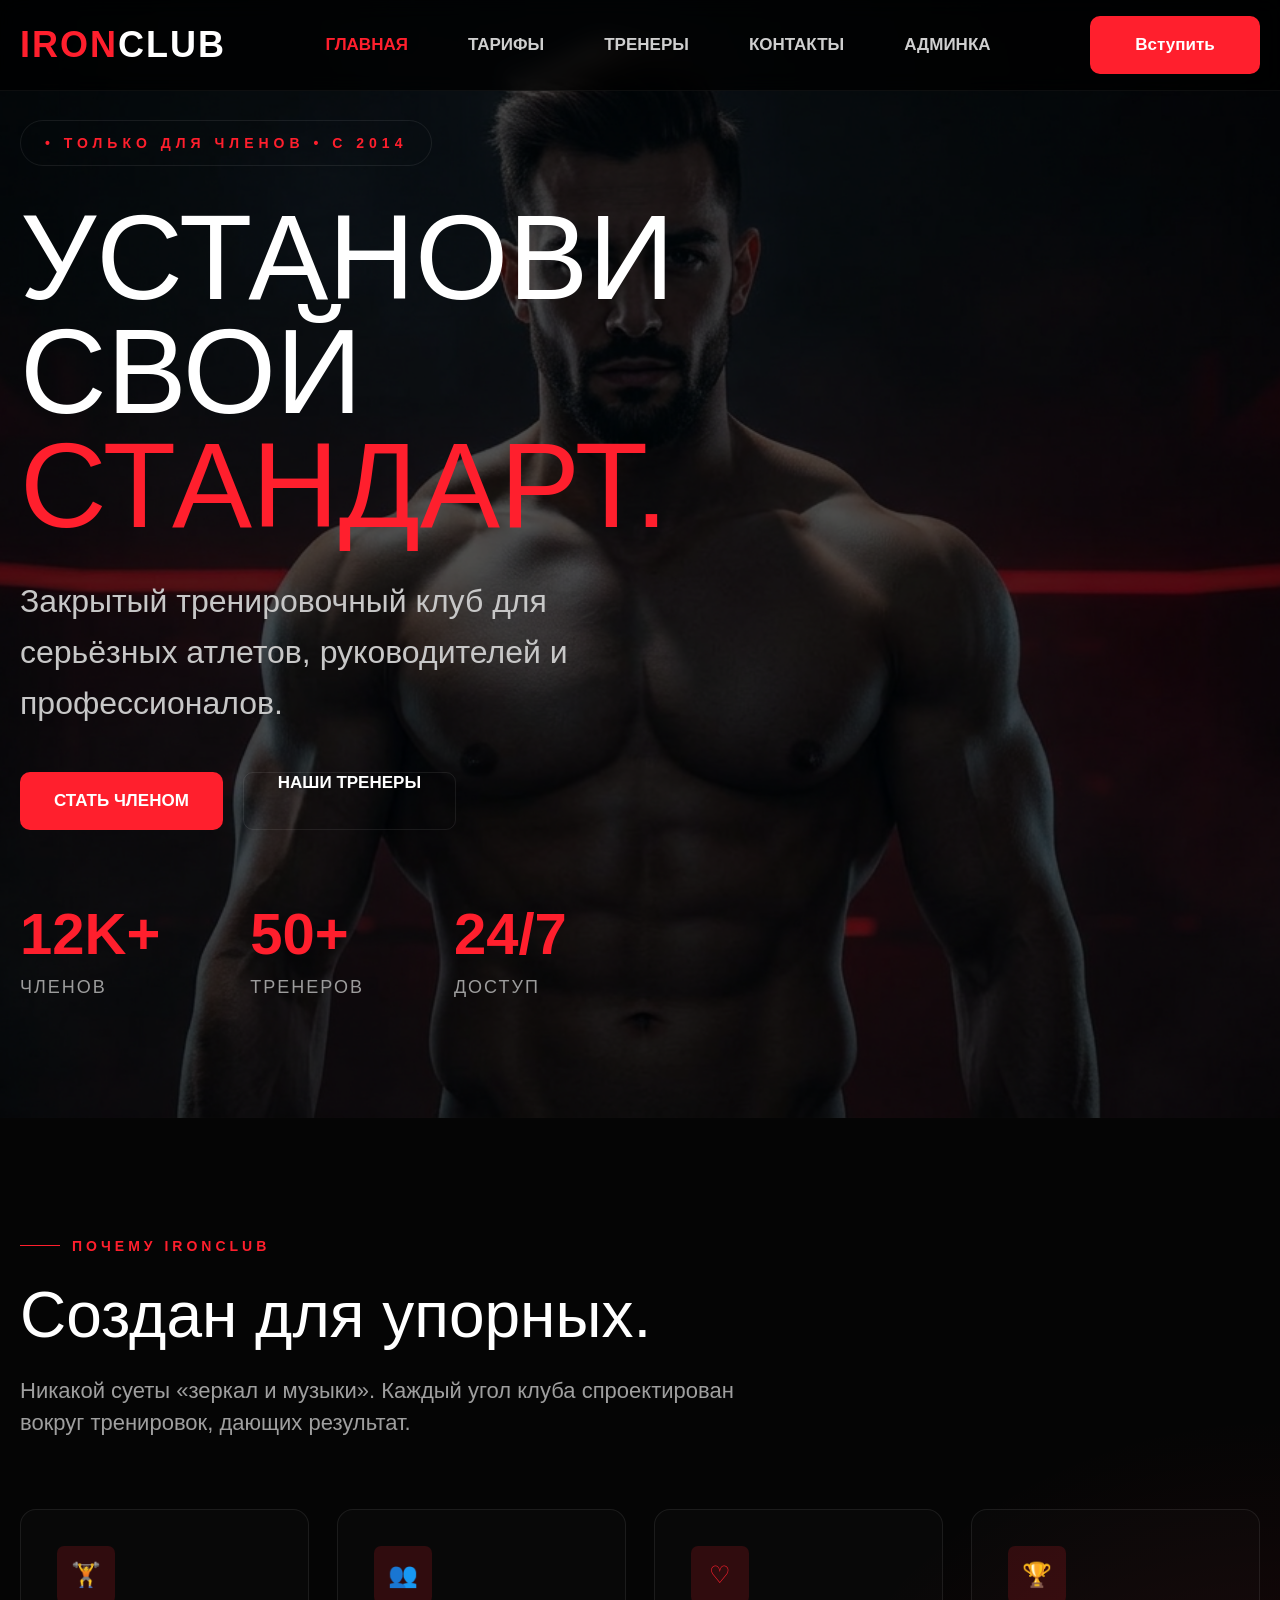
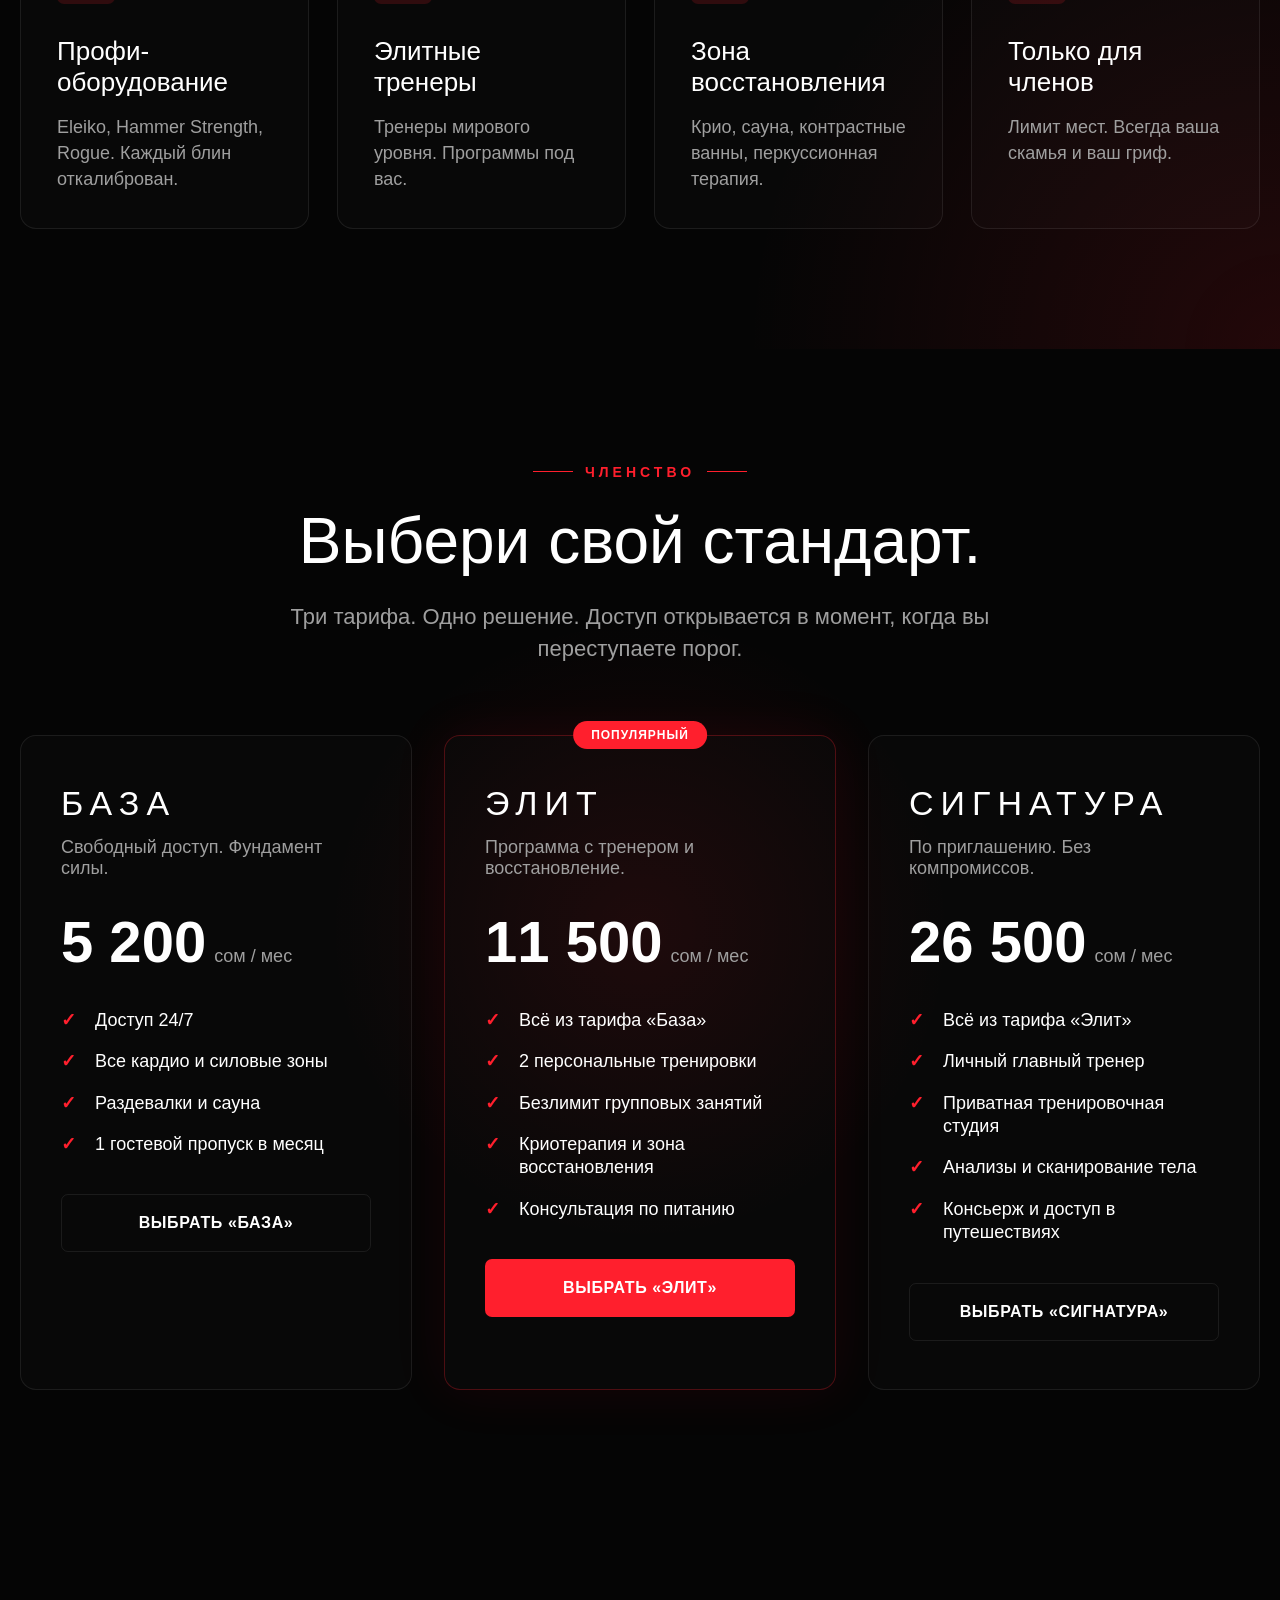
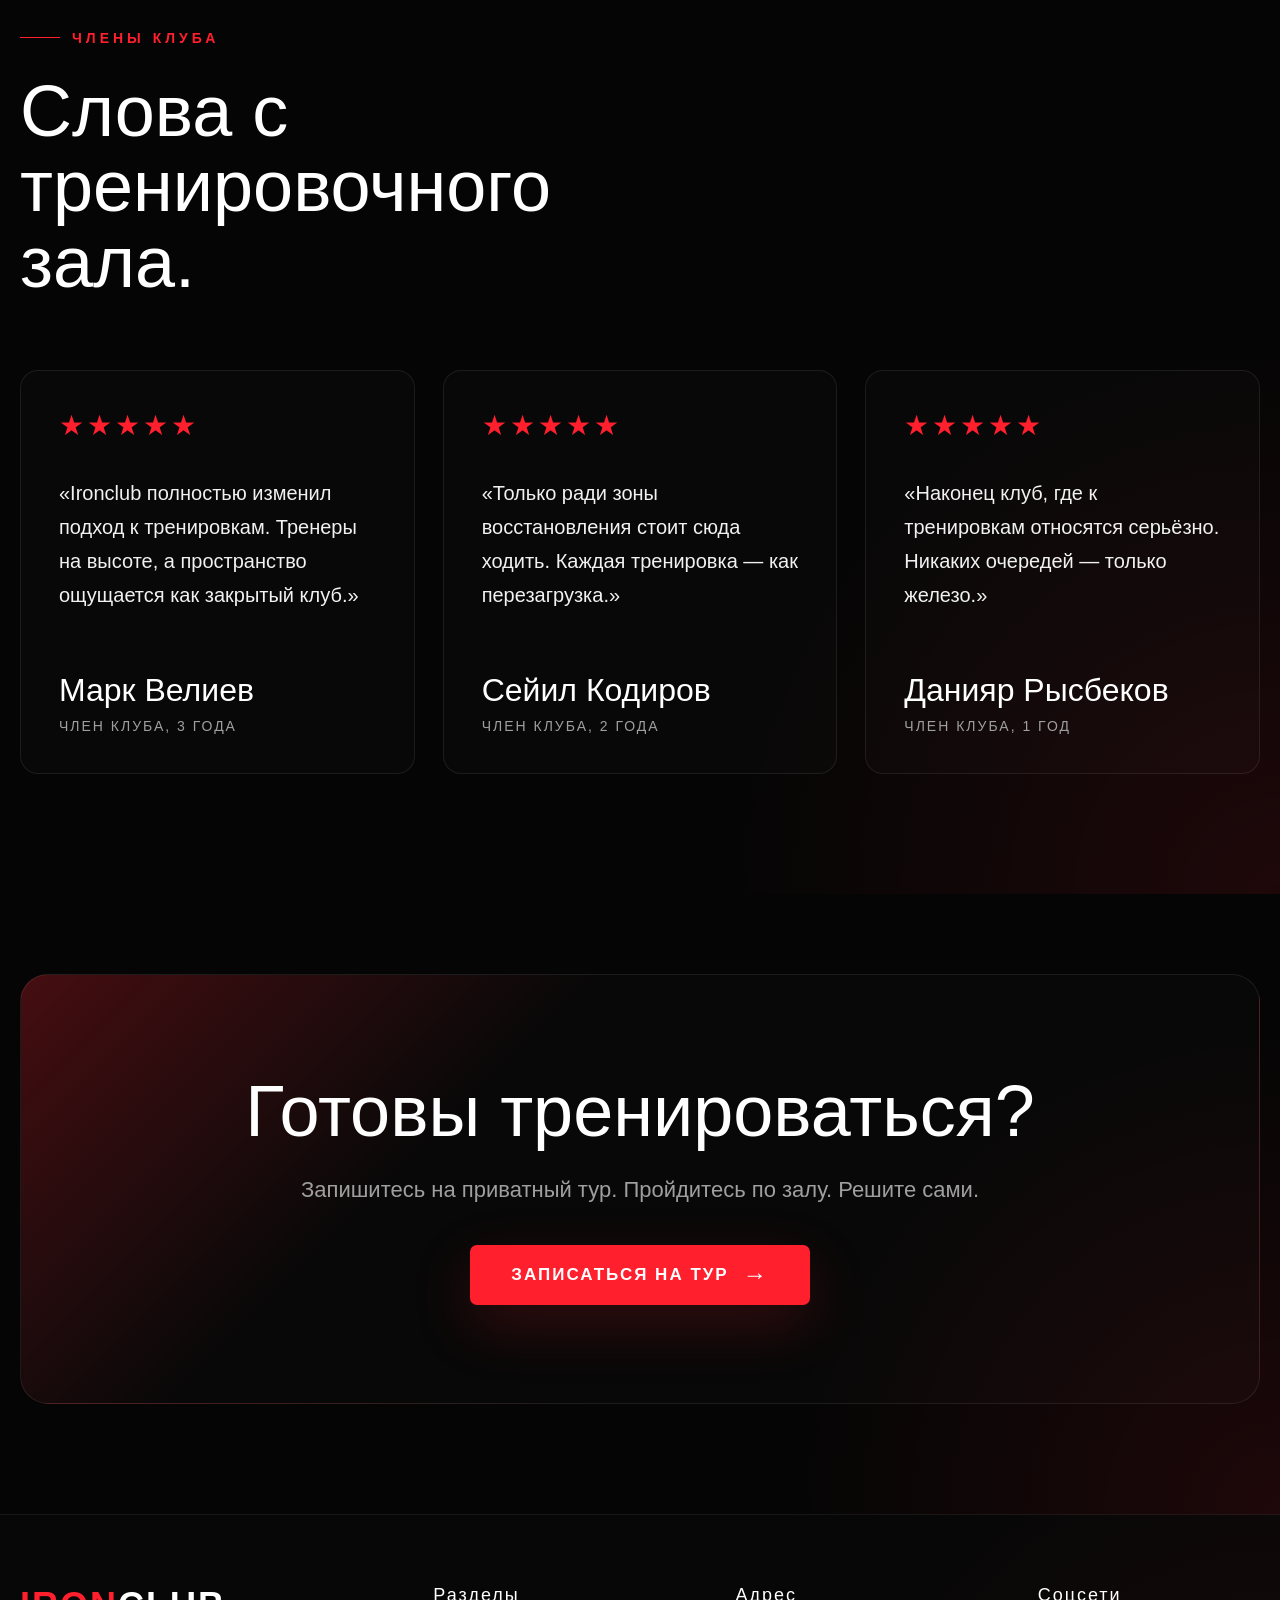
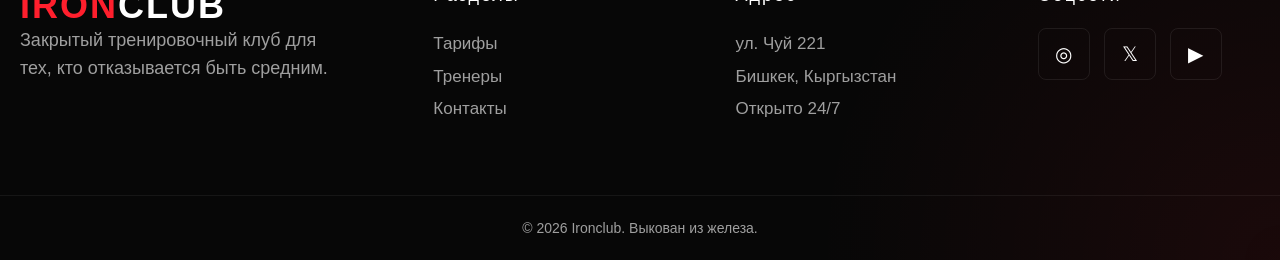
<file: templates/index.html>
<!DOCTYPE html>
<html lang="ru">
<head>
    <meta charset="UTF-8">
    <meta name="viewport" content="width=device-width, initial-scale=1.0">

    <title>IRONCLUB</title>
    <link rel="stylesheet" href="../static/css/variables.css">
    <link rel="stylesheet" href="../static/css/base.css">
    <link rel="stylesheet" href="../static/css/components.css">
    <link rel="stylesheet" href="../static/css/header.css">
    <link rel="stylesheet" href="../static/css/hero.css">
    <link rel="stylesheet" href="../static/css/why.css">
    <link rel="stylesheet" href="../static/css/pricing.css">
    <link rel="stylesheet" href="../static/css/testimonials.css">
    <link rel="stylesheet" href="../static/css/cta.css">
    <link rel="stylesheet" href="../static/css/footer.css">
    <link rel="stylesheet" href="../static/css/mobile.css">
</head>
<body>

    <!-- OVERLAY -->

    <div class="overlay"></div>

    <!-- MOBILE MENU -->

    <div class="mobile-menu">

        <div class="mobile-top">

            <a href="index.html" class="logo">
                <span>IRON</span>CLUB
            </a>

            <button class="close-menu">
                ✕
            </button>

        </div>

        <nav class="mobile-nav">

            <a href="index.html">Главная</a>
            <a href="membership.html">Тарифы</a>
            <a href="trainers.html">Тренеры</a>
            <a href="contact.html">Контакты</a>
            <a href="admin.html" class="admin-link">Админка</a>

        </nav>

        <a href="membership.html" class="primary-btn mobile-btn">Вступить</a>

    </div>

    <!-- HEADER -->

    <header class="header">

        <div class="container header-container">

            <div class="logo">
                <span>IRON</span>CLUB
            </div>

            <nav class="nav">

                <a class="active" href="index.html">Главная</a>
                <a href="membership.html">Тарифы</a>
                <a href="trainers.html">Тренеры</a>
                <a href="contact.html">Контакты</a>
                <a href="admin.html" class="admin-link">Админка</a>

            </nav>

            <a href="membership.html" class="primary-btn header-btn">Вступить</a>

            <button class="burger">
                ☰
            </button>

        </div>

    </header>

    <!-- HERO -->

    <section class="hero">

        <div class="hero-overlay"></div>

        <div class="container hero-container">

            <div class="hero-content">

                <div class="hero-badge">
                    • ТОЛЬКО ДЛЯ ЧЛЕНОВ • С 2014
                </div>

                <h1 class="hero-title">
                    УСТАНОВИ <br>
                    СВОЙ <br>
                    <span>СТАНДАРТ.</span>
                </h1>

                <p class="hero-text">
                    Закрытый тренировочный клуб для серьёзных атлетов,
                    руководителей и профессионалов.
                </p>

                <div class="hero-buttons">

                    <a href="membership.html" class="primary-btn">СТАТЬ ЧЛЕНОМ</a>

                    <a href="trainers.html" class="secondary-btn">НАШИ ТРЕНЕРЫ</a>

                </div>

                <div class="hero-stats">

                    <div class="stat">

                        <h3>12K+</h3>
                        <p>ЧЛЕНОВ</p>

                    </div>

                    <div class="stat">

                        <h3>50+</h3>
                        <p>ТРЕНЕРОВ</p>

                    </div>

                    <div class="stat">

                        <h3>24/7</h3>
                        <p>ДОСТУП</p>

                    </div>

                </div>

            </div>

        </div>

    </section>

<!-- WHY -->

<section class="why" id="why">
    <div class="container">

        <div class="why-header">
            <div class="section-tag">
                ПОЧЕМУ IRONCLUB
            </div>

            <h2>
                Создан для упорных.
            </h2>

            <p>
                Никакой суеты «зеркал и музыки». Каждый угол клуба
                спроектирован вокруг тренировок, дающих результат.
            </p>
        </div>

        <div class="why-grid">

            <div class="why-card">
                <div class="why-icon">🏋️</div>
                <h3>Профи-оборудование</h3>
                <p>Eleiko, Hammer Strength, Rogue. Каждый блин откалиброван.</p>
            </div>

            <div class="why-card">
                <div class="why-icon">👥</div>
                <h3>Элитные тренеры</h3>
                <p>Тренеры мирового уровня. Программы под вас.</p>
            </div>

            <div class="why-card">
                <div class="why-icon">♡</div>
                <h3>Зона восстановления</h3>
                <p>Крио, сауна, контрастные ванны, перкуссионная терапия.</p>
            </div>

            <div class="why-card">
                <div class="why-icon">🏆</div>
                <h3>Только для членов</h3>
                <p>Лимит мест. Всегда ваша скамья и ваш гриф.</p>
            </div>

        </div>

    </div>
</section>

<!-- PRICING -->

<section class="pricing" id="pricing">
    <div class="container">

        <div class="pricing-header">
            <div class="section-tag center">
                ЧЛЕНСТВО
            </div>

            <h2>Выбери свой стандарт.</h2>

            <p>
                Три тарифа. Одно решение. Доступ открывается в момент,
                когда вы переступаете порог.
            </p>
        </div>

        <div class="pricing-grid">

            <div class="pricing-card">
                <h3>БАЗА</h3>
                <p class="pricing-desc">Свободный доступ. Фундамент силы.</p>

                <div class="price">
                    <span>5 200</span>
                    <small>сом / мес</small>
                </div>

                <ul>
                    <li>Доступ 24/7</li>
                    <li>Все кардио и силовые зоны</li>
                    <li>Раздевалки и сауна</li>
                    <li>1 гостевой пропуск в месяц</li>
                </ul>

                <a href="contact.html" class="pricing-btn outline">
                    ВЫБРАТЬ «БАЗА»
                </a>
            </div>

            <div class="pricing-card popular">
                <div class="popular-badge">ПОПУЛЯРНЫЙ</div>

                <h3>ЭЛИТ</h3>
                <p class="pricing-desc">Программа с тренером и восстановление.</p>

                <div class="price">
                    <span>11 500</span>
                    <small>сом / мес</small>
                </div>

                <ul>
                    <li>Всё из тарифа «База»</li>
                    <li>2 персональные тренировки</li>
                    <li>Безлимит групповых занятий</li>
                    <li>Криотерапия и зона восстановления</li>
                    <li>Консультация по питанию</li>
                </ul>

                <a href="contact.html" class="pricing-btn filled">
                    ВЫБРАТЬ «ЭЛИТ»
                </a>
            </div>

            <div class="pricing-card">
                <h3>СИГНАТУРА</h3>
                <p class="pricing-desc">По приглашению. Без компромиссов.</p>

                <div class="price">
                    <span>26 500</span>
                    <small>сом / мес</small>
                </div>

                <ul>
                    <li>Всё из тарифа «Элит»</li>
                    <li>Личный главный тренер</li>
                    <li>Приватная тренировочная студия</li>
                    <li>Анализы и сканирование тела</li>
                    <li>Консьерж и доступ в путешествиях</li>
                </ul>

                <a href="contact.html" class="pricing-btn outline">
                    ВЫБРАТЬ «СИГНАТУРА»
                </a>
            </div>

        </div>

    </div>
</section>

<!-- TESTIMONIALS -->

<section class="testimonials" id="testimonials">
    <div class="container">

        <div class="testimonials-header">

            <div class="section-tag">
                ЧЛЕНЫ КЛУБА
            </div>

            <h2>
                Слова с тренировочного зала.
            </h2>

        </div>

        <div class="testimonials-grid">

            <div class="testimonial-card">

                <div class="stars">
                    ★★★★★
                </div>

                <p class="testimonial-text">
                    «Ironclub полностью изменил подход к тренировкам.
                    Тренеры на высоте, а пространство ощущается как закрытый клуб.»
                </p>

                <div class="testimonial-user">
                    <h4>Марк Велиев</h4>
                    <span>ЧЛЕН КЛУБА, 3 ГОДА</span>
                </div>

            </div>

            <div class="testimonial-card">

                <div class="stars">
                    ★★★★★
                </div>

                <p class="testimonial-text">
                    «Только ради зоны восстановления стоит сюда ходить.
                    Каждая тренировка — как перезагрузка.»
                </p>

                <div class="testimonial-user">
                    <h4>Сейил Кодиров</h4>
                    <span>ЧЛЕН КЛУБА, 2 ГОДА</span>
                </div>

            </div>

            <div class="testimonial-card">

                <div class="stars">
                    ★★★★★
                </div>

                <p class="testimonial-text">
                    «Наконец клуб, где к тренировкам относятся серьёзно.
                    Никаких очередей — только железо.»
                </p>

                <div class="testimonial-user">
                    <h4>Данияр Рысбеков</h4>
                    <span>ЧЛЕН КЛУБА, 1 ГОД</span>
                </div>

            </div>

        </div>

    </div>
</section>

<!-- CTA -->

<section class="cta" id="contact">
    <div class="container">

        <div class="cta-box">

            <h2>
                Готовы тренироваться?
            </h2>

            <p>
                Запишитесь на приватный тур. Пройдитесь по залу. Решите сами.
            </p>

            <a href="#" class="cta-btn">
                ЗАПИСАТЬСЯ НА ТУР
                <span>→</span>
            </a>

        </div>

    </div>
</section>

<!-- FOOTER -->

<footer class="footer">
    <div class="container footer-grid">

        <div class="footer-brand">
            <div class="logo">
                <span>IRON</span>CLUB
            </div>
            <p>
                Закрытый тренировочный клуб для тех,
                кто отказывается быть средним.
            </p>
        </div>

        <div class="footer-column">
            <h4>Разделы</h4>

            <a href="membership.html">Тарифы</a>
            <a href="trainers.html">Тренеры</a>
            <a href="contact.html">Контакты</a>
        </div>

        <div class="footer-column">
            <h4>Адрес</h4>

            <p>ул. Чуй 221</p>
            <p>Бишкек, Кыргызстан</p>
            <p>Открыто 24/7</p>
        </div>

        <div class="footer-column">
            <h4>Соцсети</h4>

            <div class="socials">
                <a href="#">◎</a>
                <a href="#">𝕏</a>
                <a href="#">▶</a>
            </div>
        </div>

    </div>

    <div class="footer-bottom">
        © 2026 Ironclub. Выкован из железа.
    </div>
</footer>

    <script src="../static/js/main.js"></script>

</body>
</html>
</file>
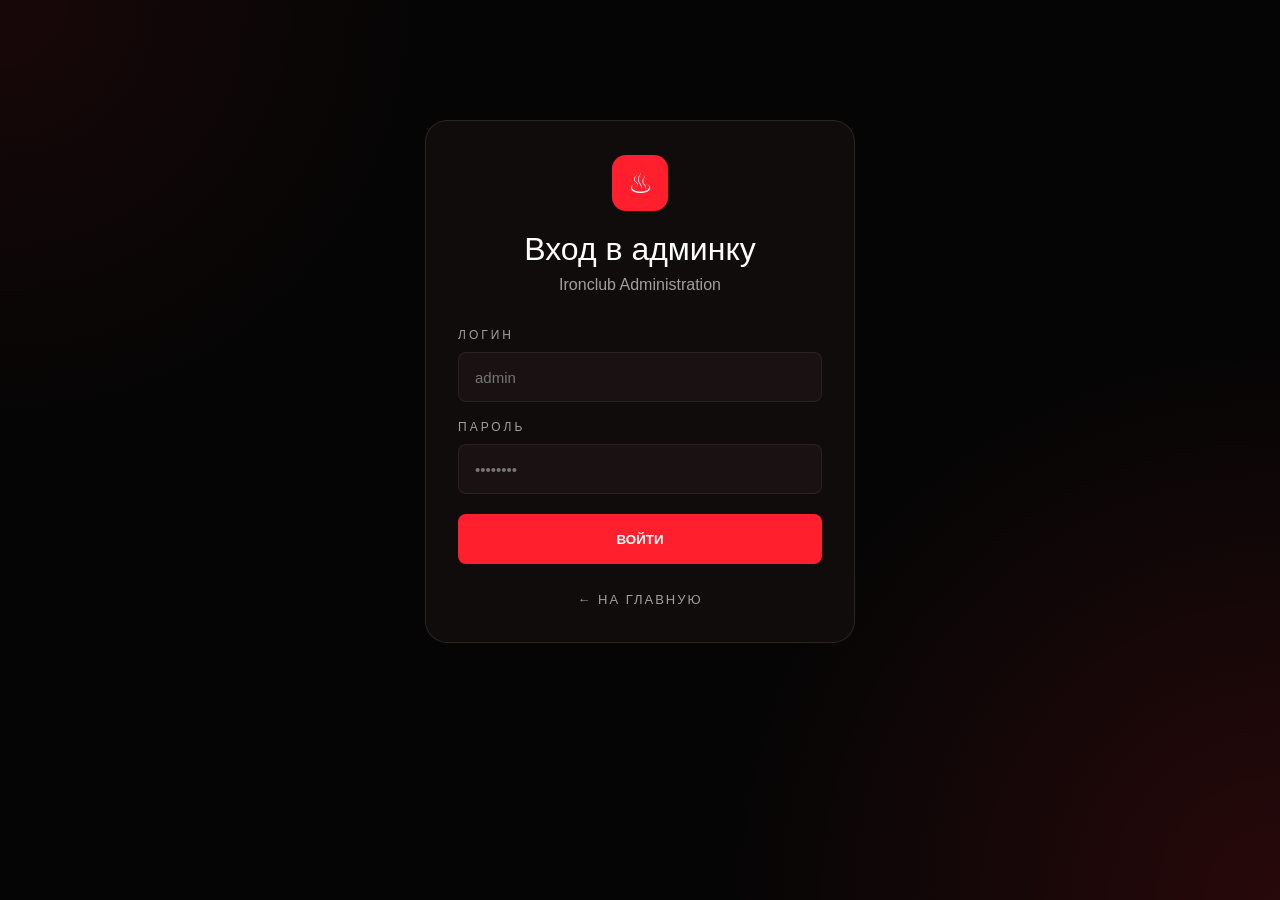
<file: templates/admin.html>
<!DOCTYPE html>
<html lang="ru">
<head>
    <meta charset="UTF-8">
    <meta name="viewport" content="width=device-width, initial-scale=1.0">
    <title>Админка — IRON CLUB</title>

    <link rel="stylesheet" href="../static/css/variables.css">
    <link rel="stylesheet" href="../static/css/base.css">
    <link rel="stylesheet" href="../static/css/admin.css">
</head>
<body>

<section class="admin-page">

    <div class="admin-login" id="loginBox">

        <div class="admin-login-icon">♨</div>

        <h2>Вход в админку</h2>
        <p>Ironclub Administration</p>

        <label for="adminLogin">Логин</label>
        <input type="text" id="adminLogin" placeholder="admin" autocomplete="username">

        <label for="adminPassword">Пароль</label>
        <input type="password" id="adminPassword" placeholder="••••••••" autocomplete="current-password">

        <button type="button" onclick="loginAdmin()">Войти</button>

        <a href="index.html" class="back-home">← На главную</a>

    </div>

    <div class="admin-panel hidden" id="adminPanel">

        <div class="admin-top">
            <div>
                <div class="admin-label">IRON CLUB</div>
                <h1>Кабинет админа</h1>
            </div>

            <button class="logout-btn" type="button" onclick="logoutAdmin()">Выйти</button>
        </div>

        <div class="stats-grid">
            <div class="stat-card">
                <h3 id="allCount">0</h3>
                <p>Всего заявок</p>
            </div>

            <div class="stat-card">
                <h3 id="newCount">0</h3>
                <p>Новые</p>
            </div>

            <div class="stat-card">
                <h3 id="doneCount">0</h3>
                <p>Обработанные</p>
            </div>
        </div>

        <div class="admin-section-head">
            <h2>Заявки и обратная связь</h2>
            <button class="clear-btn" type="button" onclick="clearDone()">Удалить обработанные</button>
        </div>

        <div id="applicationsContainer"></div>

    </div>

</section>

<script src="../static/js/admin.js"></script>
</body>
</html>
</file>
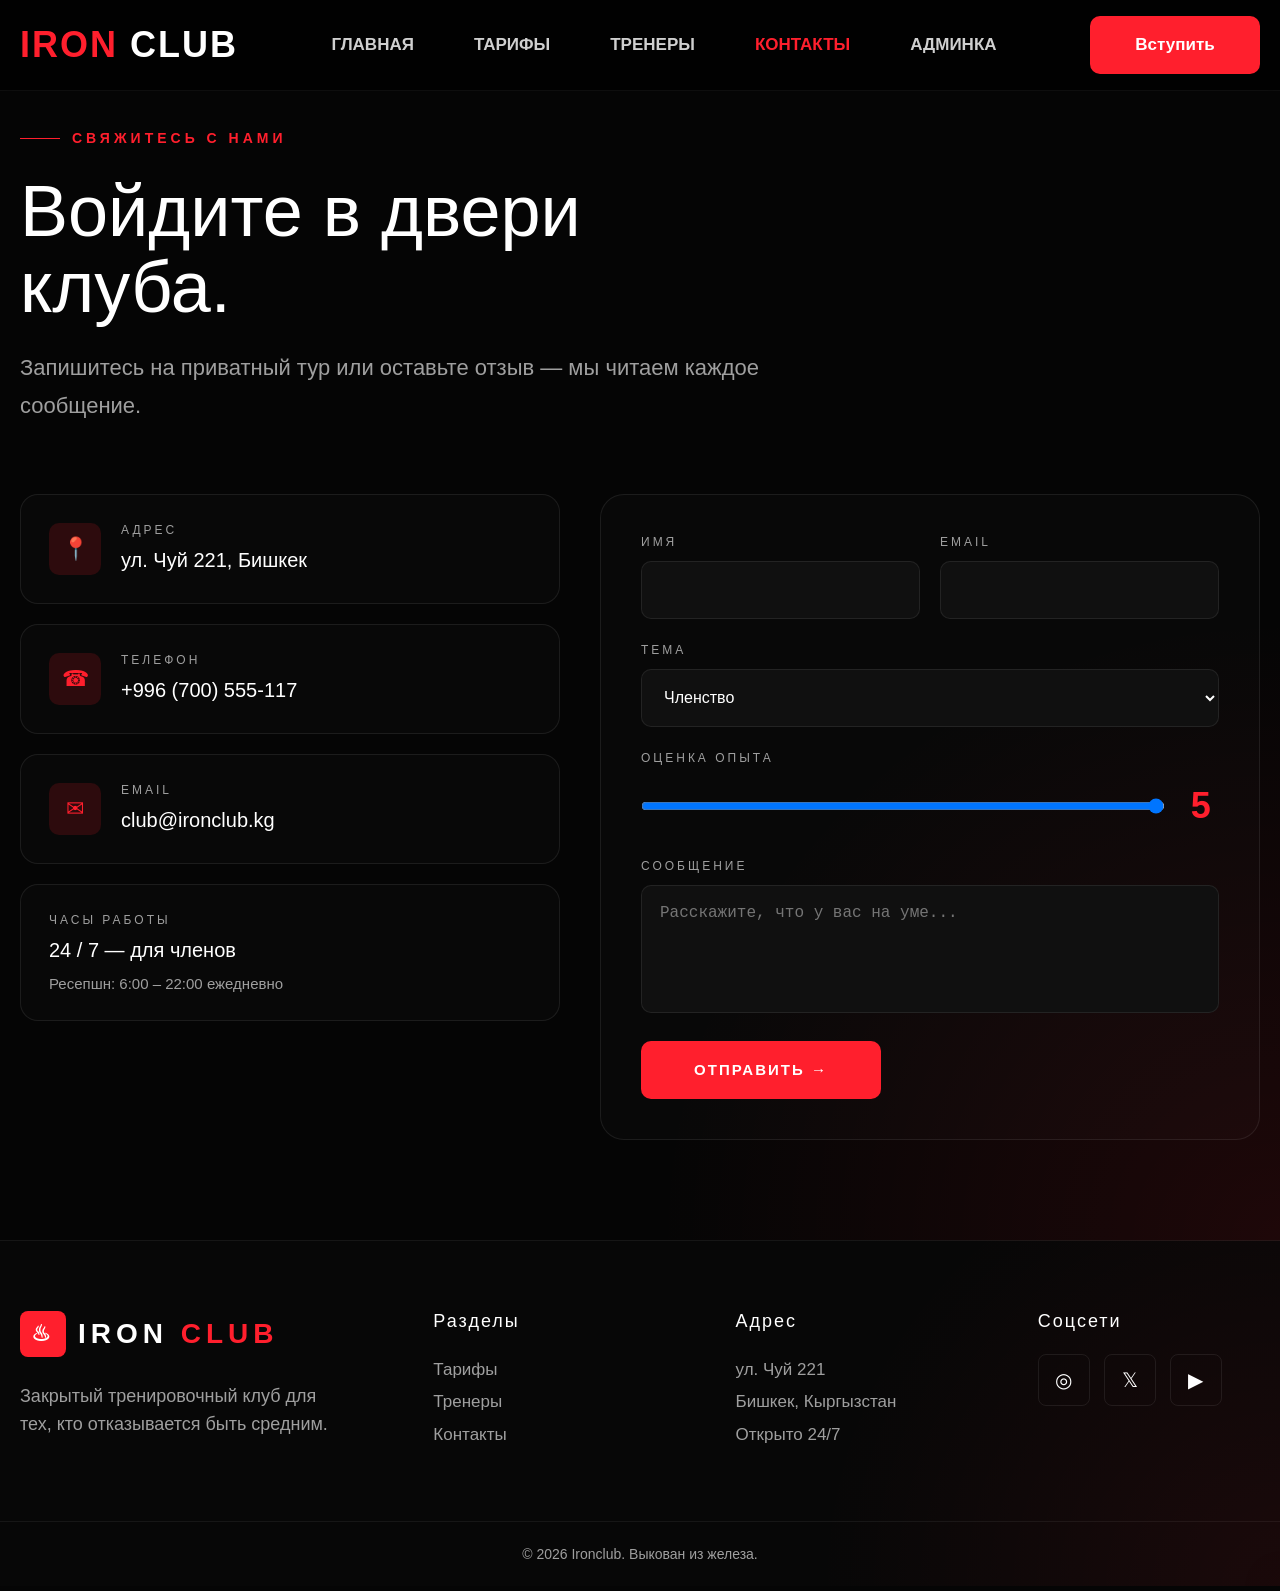
<file: templates/contact.html>
<!DOCTYPE html>
<html lang="ru">
<head>
    <meta charset="UTF-8">
    <meta name="viewport" content="width=device-width, initial-scale=1.0">
    <title>Контакты — IRON CLUB</title>

    <link rel="stylesheet" href="../static/css/variables.css">
    <link rel="stylesheet" href="../static/css/base.css">
    <link rel="stylesheet" href="../static/css/header.css">
    <link rel="stylesheet" href="../static/css/components.css">
    <link rel="stylesheet" href="../static/css/footer.css">
    <link rel="stylesheet" href="../static/css/contact.css">
    <link rel="stylesheet" href="../static/css/mobile.css">
</head>
<body>

<div class="overlay"></div>

<div class="mobile-menu">
    <div class="mobile-top">
        <a href="index.html" class="logo"><span>IRON</span> CLUB</a>
        <button class="close-menu">✕</button>
    </div>

    <nav class="mobile-nav">
        <a href="index.html">Главная</a>
        <a href="membership.html">Тарифы</a>
        <a href="trainers.html">Тренеры</a>
        <a href="contact.html">Контакты</a>
        <a href="admin.html">Админка</a>
    </nav>

    <a href="membership.html" class="primary-btn mobile-btn">Вступить</a>
</div>

<header class="header">
    <div class="container header-container">
        <a href="index.html" class="logo"><span>IRON</span> CLUB</a>

        <nav class="nav">
            <a href="index.html">Главная</a>
            <a href="membership.html">Тарифы</a>
            <a href="trainers.html">Тренеры</a>
            <a class="active" href="contact.html">Контакты</a>
            <a href="admin.html">Админка</a>
        </nav>

        <a href="membership.html" class="primary-btn header-btn">Вступить</a>

        <button class="burger">☰</button>
    </div>
</header>

<main>

<section class="contact-page">
    <div class="container">

        <div class="contact-header">
            <div class="section-tag">СВЯЖИТЕСЬ С НАМИ</div>

            <h1>Войдите в двери клуба.</h1>

            <p>
                Запишитесь на приватный тур или оставьте отзыв —
                мы читаем каждое сообщение.
            </p>
        </div>

        <div class="contact-grid">

            <div class="contact-info">

                <div class="contact-card">
                    <div class="contact-icon">📍</div>
                    <div>
                        <span>Адрес</span>
                        <p>ул. Чуй 221, Бишкек</p>
                    </div>
                </div>

                <div class="contact-card">
                    <div class="contact-icon">☎</div>
                    <div>
                        <span>Телефон</span>
                        <p>+996 (700) 555-117</p>
                    </div>
                </div>

                <div class="contact-card">
                    <div class="contact-icon">✉</div>
                    <div>
                        <span>Email</span>
                        <p>club@ironclub.kg</p>
                    </div>
                </div>

                <div class="contact-card work-card">
                    <span>Часы работы</span>
                    <p>24 / 7 — для членов</p>
                    <small>Ресепшн: 6:00 – 22:00 ежедневно</small>
                </div>

            </div>

            <form class="contact-form" id="contactForm">

                <div class="form-row">
                    <div class="form-group">
                        <label for="name">Имя</label>
                        <input type="text" id="name" required>
                    </div>

                    <div class="form-group">
                        <label for="email">Email</label>
                        <input type="email" id="email" required>
                    </div>
                </div>

                <div class="form-group">
                    <label for="topic">Тема</label>
                    <select id="topic">
                        <option>Членство</option>
                        <option>Персональные тренировки</option>
                        <option>Отзыв</option>
                        <option>Пресса / Партнёрство</option>
                    </select>
                </div>

                <div class="form-group">
                    <label for="rating">Оценка опыта</label>

                    <div class="range-box">
                        <input type="range" id="rating" min="1" max="5" value="5">
                        <span id="ratingValue">5</span>
                    </div>
                </div>

                <div class="form-group">
                    <label for="message">Сообщение</label>
                    <textarea id="message" rows="5" placeholder="Расскажите, что у вас на уме..." required></textarea>
                </div>

                <button type="submit" class="contact-btn">
                    Отправить →
                </button>

            </form>

        </div>

    </div>
</section>

</main>

<footer class="footer">
    <div class="container footer-grid">

        <div class="footer-brand">
            <div class="footer-logo">
                <span class="footer-logo-icon">♨</span>
                <span>IRON <b>CLUB</b></span>
            </div>

            <p>
                Закрытый тренировочный клуб для тех,
                кто отказывается быть средним.
            </p>
        </div>

        <div class="footer-column">
            <h4>Разделы</h4>
            <a href="membership.html">Тарифы</a>
            <a href="trainers.html">Тренеры</a>
            <a href="contact.html">Контакты</a>
        </div>

        <div class="footer-column">
            <h4>Адрес</h4>
            <p>ул. Чуй 221</p>
            <p>Бишкек, Кыргызстан</p>
            <p>Открыто 24/7</p>
        </div>

        <div class="footer-column">
            <h4>Соцсети</h4>
            <div class="socials">
                <a href="#">◎</a>
                <a href="#">𝕏</a>
                <a href="#">▶</a>
            </div>
        </div>

    </div>

    <div class="footer-bottom">
        © 2026 Ironclub. Выкован из железа.
    </div>
</footer>

<script src="../static/js/main.js"></script>
<script src="../static/js/contact.js"></script>

</body>
</html>
</file>
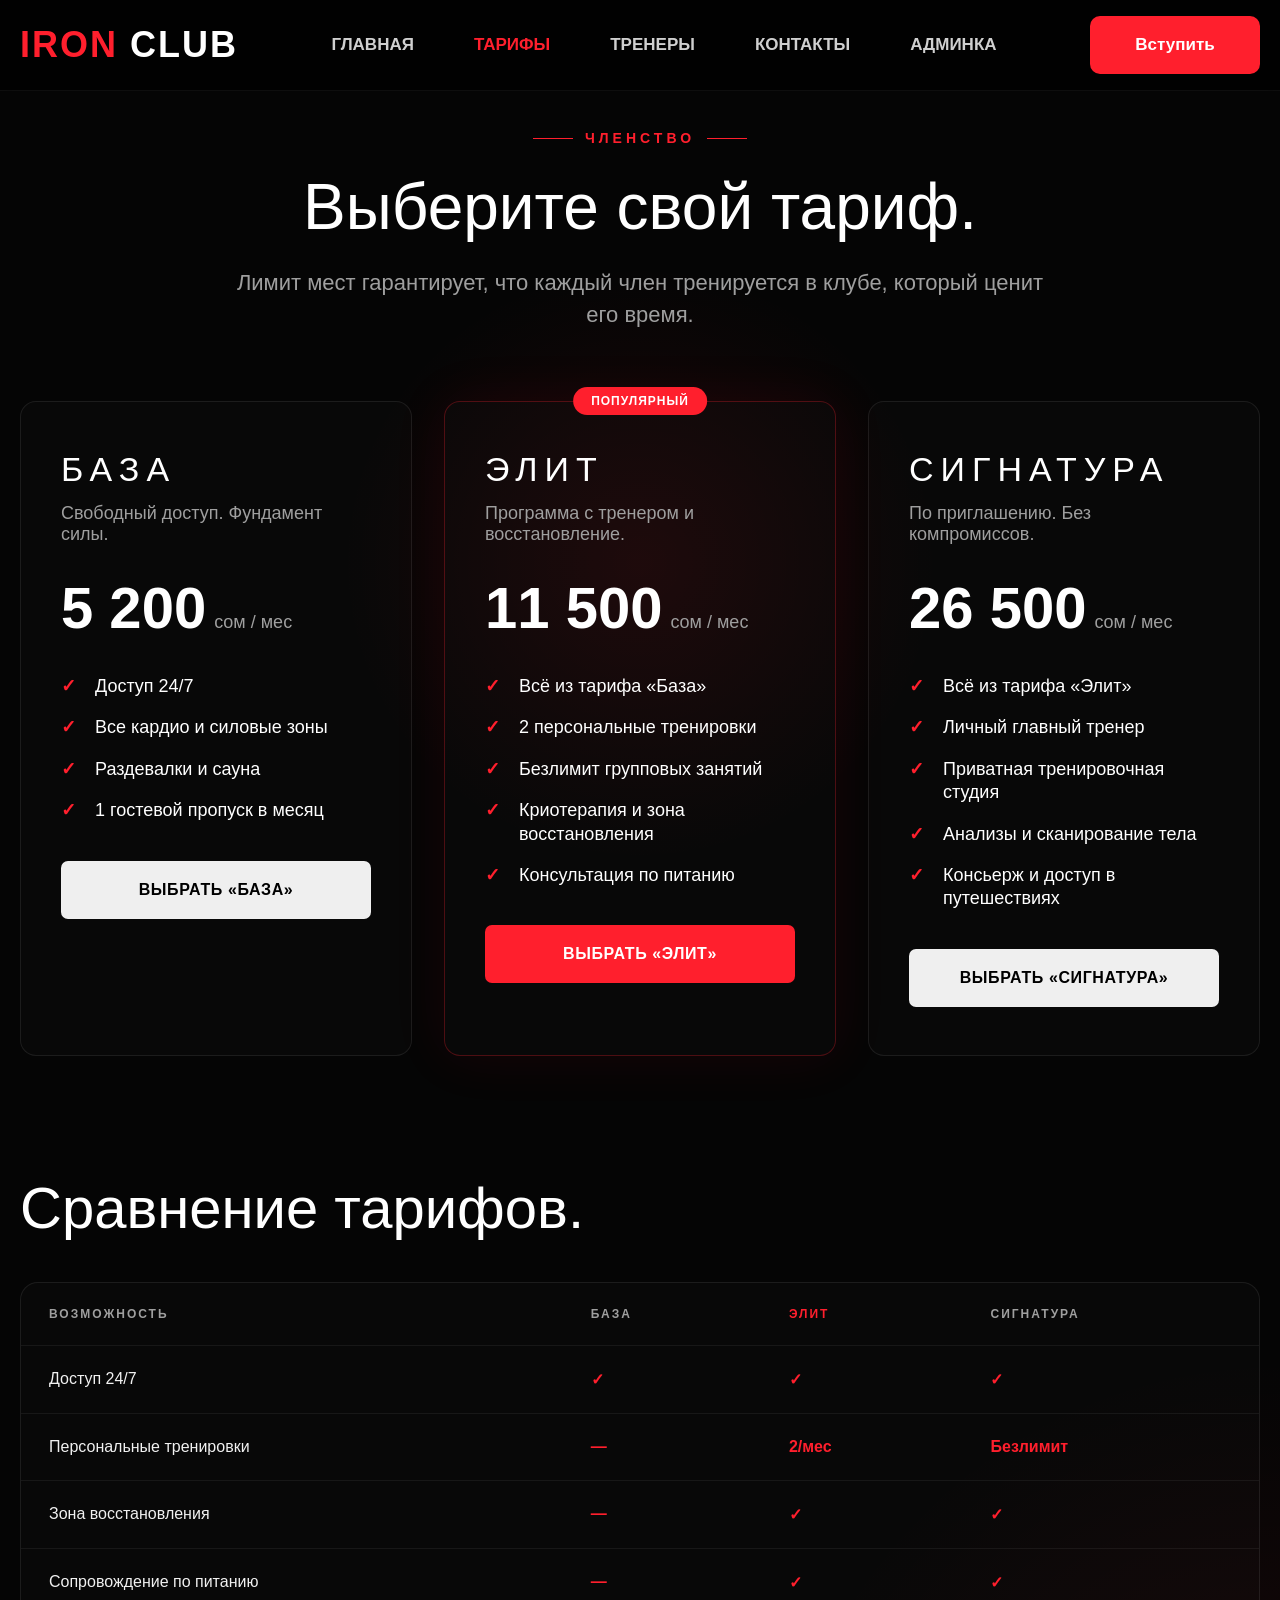
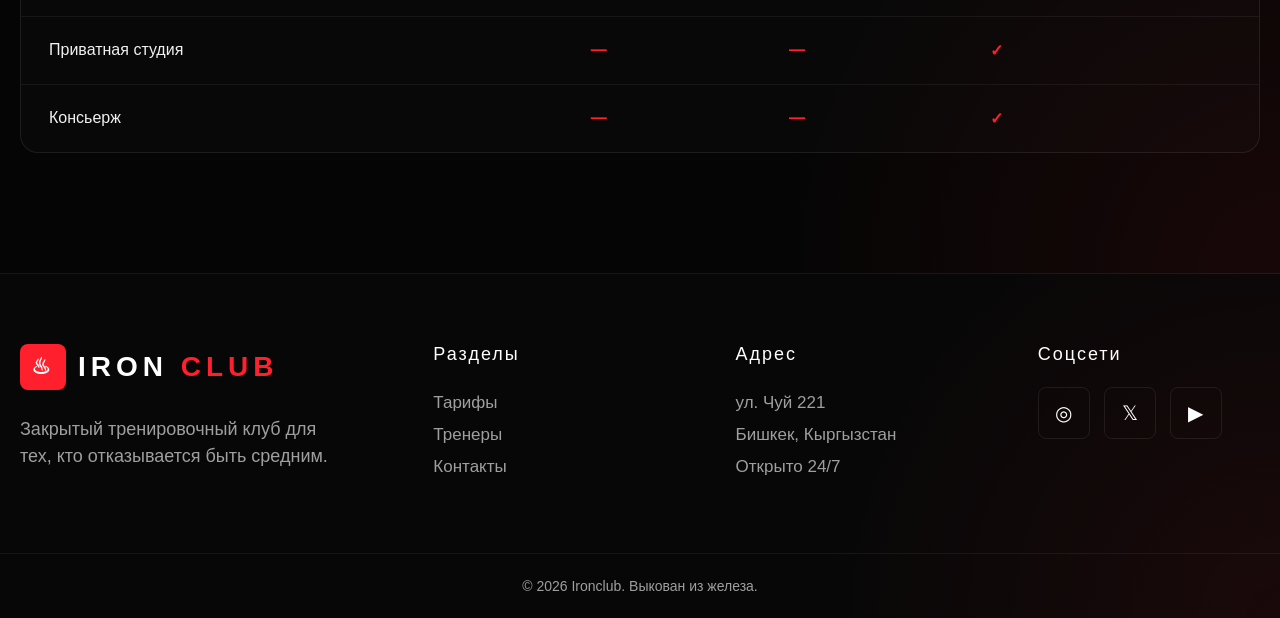
<file: templates/membership.html>
<!DOCTYPE html>
<html lang="ru">
<head>
    <meta charset="UTF-8">
    <meta name="viewport" content="width=device-width, initial-scale=1.0">
    <title>Тарифы — IRON CLUB</title>

    <link rel="stylesheet" href="../static/css/variables.css">
    <link rel="stylesheet" href="../static/css/base.css">
    <link rel="stylesheet" href="../static/css/header.css">
    <link rel="stylesheet" href="../static/css/components.css">
    <link rel="stylesheet" href="../static/css/pricing.css">
    <link rel="stylesheet" href="../static/css/membership.css">
    <link rel="stylesheet" href="../static/css/footer.css">
    <link rel="stylesheet" href="../static/css/mobile.css">
</head>
<body>

<div class="overlay"></div>

<div class="mobile-menu">
    <div class="mobile-top">
        <a href="index.html" class="logo"><span>IRON</span> CLUB</a>
        <button class="close-menu">✕</button>
    </div>

    <nav class="mobile-nav">
        <a href="index.html">Главная</a>
        <a href="membership.html">Тарифы</a>
        <a href="trainers.html">Тренеры</a>
        <a href="contact.html">Контакты</a>
        <a href="admin.html">Админка</a>
    </nav>

    <a href="membership.html" class="primary-btn mobile-btn">Вступить</a>
</div>

<header class="header">
    <div class="container header-container">
        <a href="index.html" class="logo"><span>IRON</span> CLUB</a>

        <nav class="nav">
            <a href="index.html">Главная</a>
            <a class="active" href="membership.html">Тарифы</a>
            <a href="trainers.html">Тренеры</a>
            <a href="contact.html">Контакты</a>
            <a href="admin.html">Админка</a>
        </nav>

        <a href="membership.html" class="primary-btn header-btn">Вступить</a>
        <button class="burger">☰</button>
    </div>
</header>

<main>

<section class="membership-page">
    <div class="container">

        <div class="pricing-header">
            <div class="section-tag center">ЧЛЕНСТВО</div>

            <h2>Выберите свой тариф.</h2>

            <p>
                Лимит мест гарантирует, что каждый член тренируется
                в клубе, который ценит его время.
            </p>
        </div>

        <div class="pricing-grid">

            <div class="pricing-card">
                <h3>БАЗА</h3>
                <p class="pricing-desc">Свободный доступ. Фундамент силы.</p>

                <div class="price">
                    <span>5 200</span>
                    <small>сом / мес</small>
                </div>

                <ul>
                    <li>Доступ 24/7</li>
                    <li>Все кардио и силовые зоны</li>
                    <li>Раздевалки и сауна</li>
                    <li>1 гостевой пропуск в месяц</li>
                </ul>

                <button class="pricing-btn outline tariff-open" data-tariff="База">
                    ВЫБРАТЬ «БАЗА»
                </button>
            </div>

            <div class="pricing-card popular">
                <div class="popular-badge">ПОПУЛЯРНЫЙ</div>

                <h3>ЭЛИТ</h3>
                <p class="pricing-desc">Программа с тренером и восстановление.</p>

                <div class="price">
                    <span>11 500</span>
                    <small>сом / мес</small>
                </div>

                <ul>
                    <li>Всё из тарифа «База»</li>
                    <li>2 персональные тренировки</li>
                    <li>Безлимит групповых занятий</li>
                    <li>Криотерапия и зона восстановления</li>
                    <li>Консультация по питанию</li>
                </ul>

                <button class="pricing-btn filled tariff-open" data-tariff="Элит">
                    ВЫБРАТЬ «ЭЛИТ»
                </button>
            </div>

            <div class="pricing-card">
                <h3>СИГНАТУРА</h3>
                <p class="pricing-desc">По приглашению. Без компромиссов.</p>

                <div class="price">
                    <span>26 500</span>
                    <small>сом / мес</small>
                </div>

                <ul>
                    <li>Всё из тарифа «Элит»</li>
                    <li>Личный главный тренер</li>
                    <li>Приватная тренировочная студия</li>
                    <li>Анализы и сканирование тела</li>
                    <li>Консьерж и доступ в путешествиях</li>
                </ul>

                <button class="pricing-btn outline tariff-open" data-tariff="Сигнатура">
                    ВЫБРАТЬ «СИГНАТУРА»
                </button>
            </div>

        </div>

    </div>
</section>

<section class="comparison">
    <div class="container">

        <h2>Сравнение тарифов.</h2>

        <div class="comparison-table-wrap">
            <table class="comparison-table">
                <thead>
                    <tr>
                        <th>Возможность</th>
                        <th>База</th>
                        <th class="red">Элит</th>
                        <th>Сигнатура</th>
                    </tr>
                </thead>

                <tbody>
                    <tr>
                        <td>Доступ 24/7</td>
                        <td>✓</td>
                        <td>✓</td>
                        <td>✓</td>
                    </tr>

                    <tr>
                        <td>Персональные тренировки</td>
                        <td>—</td>
                        <td>2/мес</td>
                        <td>Безлимит</td>
                    </tr>

                    <tr>
                        <td>Зона восстановления</td>
                        <td>—</td>
                        <td>✓</td>
                        <td>✓</td>
                    </tr>

                    <tr>
                        <td>Сопровождение по питанию</td>
                        <td>—</td>
                        <td>✓</td>
                        <td>✓</td>
                    </tr>

                    <tr>
                        <td>Приватная студия</td>
                        <td>—</td>
                        <td>—</td>
                        <td>✓</td>
                    </tr>

                    <tr>
                        <td>Консьерж</td>
                        <td>—</td>
                        <td>—</td>
                        <td>✓</td>
                    </tr>
                </tbody>
            </table>
        </div>

    </div>
</section>

</main>

<div class="tariff-modal" id="tariffModal">
    <div class="tariff-modal-box">
        <button class="modal-close" id="closeTariffModal">×</button>

        <div class="modal-label">ЗАЯВКА НА ТАРИФ</div>

        <h2 id="selectedTariff">«Элит»</h2>

        <p>
            Оставьте контактные данные — менеджер свяжется с вами для оформления.
        </p>

        <form id="tariffForm">
            <label>Email</label>
            <input type="email" id="tariffEmail" placeholder="you@example.com" required>

            <label>Номер телефона</label>
            <input type="tel" id="tariffPhone" placeholder="+996 700 000 000" required>

            <button type="submit">Отправить заявку</button>
        </form>
    </div>
</div>

<footer class="footer">
    <div class="container footer-grid">

        <div class="footer-brand">
            <div class="footer-logo">
                <span class="footer-logo-icon">♨</span>
                <span>IRON <b>CLUB</b></span>
            </div>

            <p>
                Закрытый тренировочный клуб для тех,
                кто отказывается быть средним.
            </p>
        </div>

        <div class="footer-column">
            <h4>Разделы</h4>
            <a href="membership.html">Тарифы</a>
            <a href="trainers.html">Тренеры</a>
            <a href="contact.html">Контакты</a>
        </div>

        <div class="footer-column">
            <h4>Адрес</h4>
            <p>ул. Чуй 221</p>
            <p>Бишкек, Кыргызстан</p>
            <p>Открыто 24/7</p>
        </div>

        <div class="footer-column">
            <h4>Соцсети</h4>
            <div class="socials">
                <a href="#">◎</a>
                <a href="#">𝕏</a>
                <a href="#">▶</a>
            </div>
        </div>

    </div>

    <div class="footer-bottom">
        © 2026 Ironclub. Выкован из железа.
    </div>
</footer>

<script src="../static/js/main.js"></script>
<script src="../static/js/membership.js"></script>

</body>
</html>
</file>
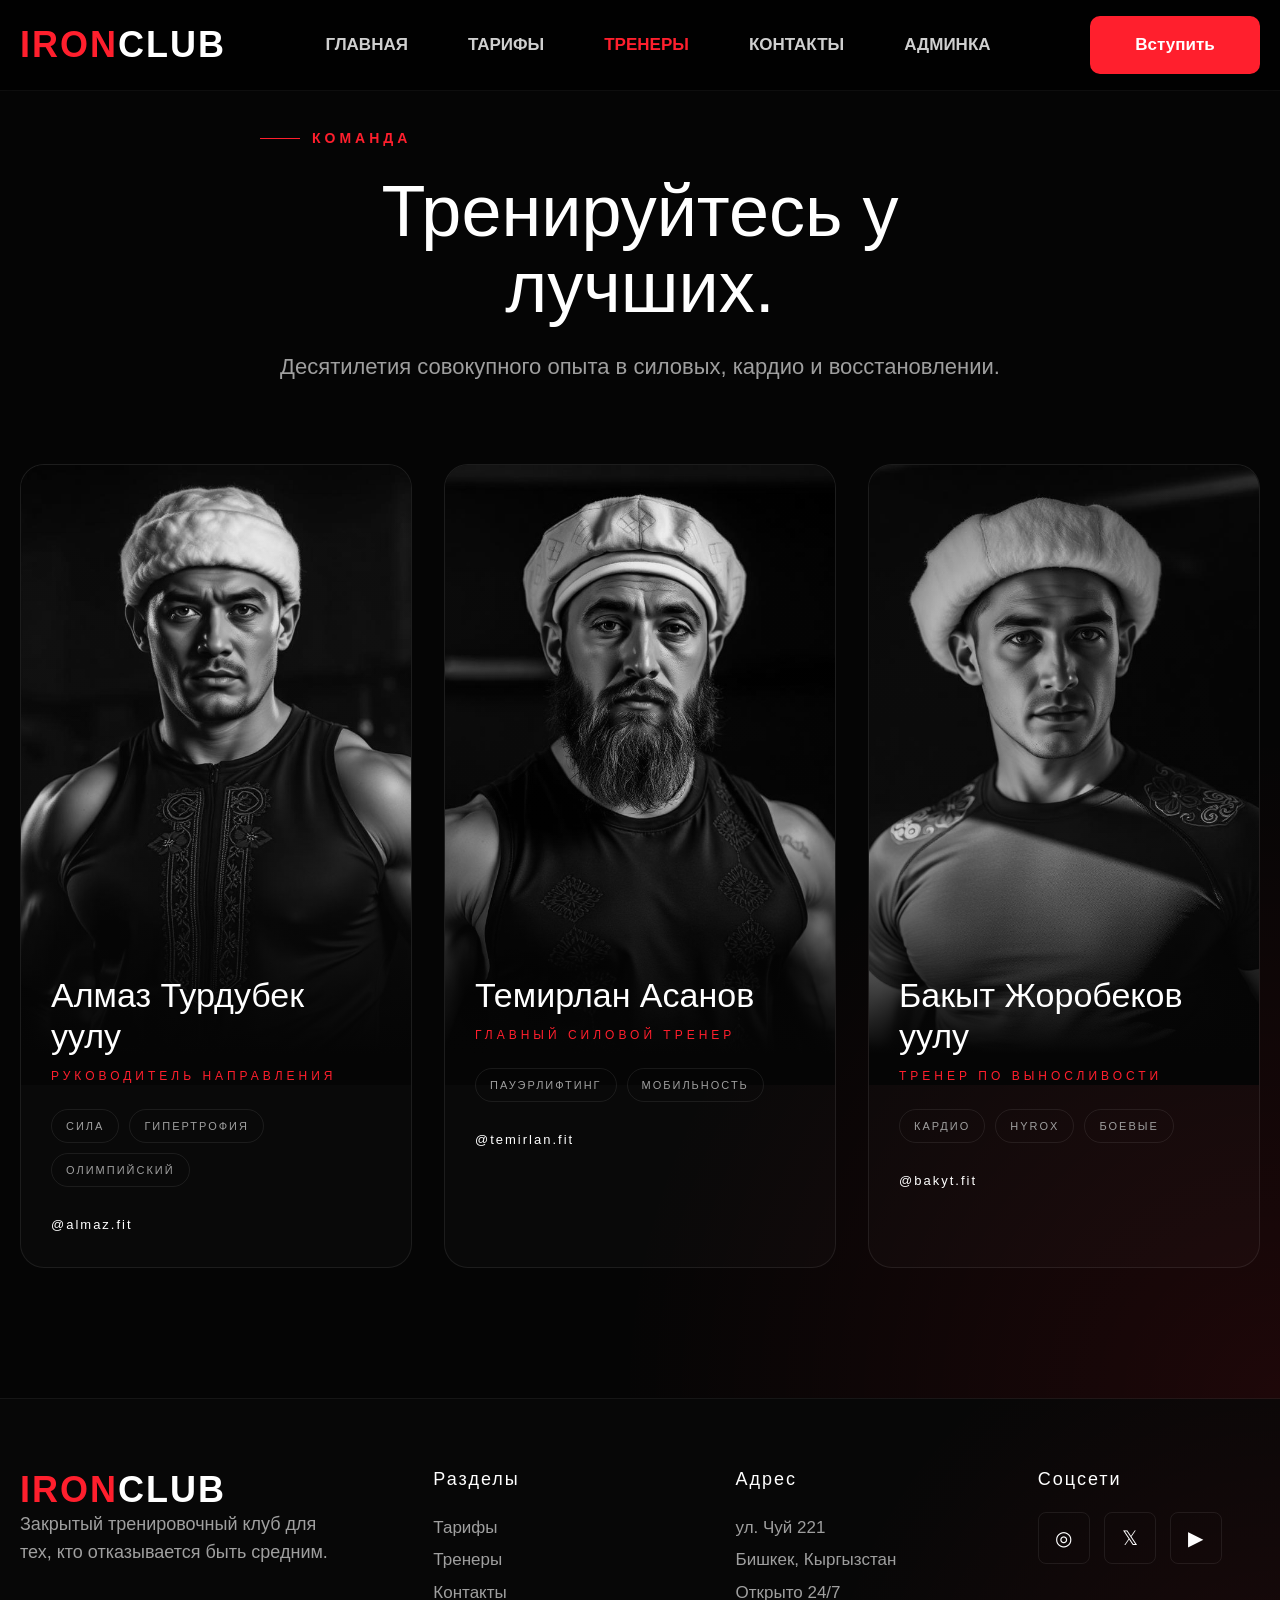
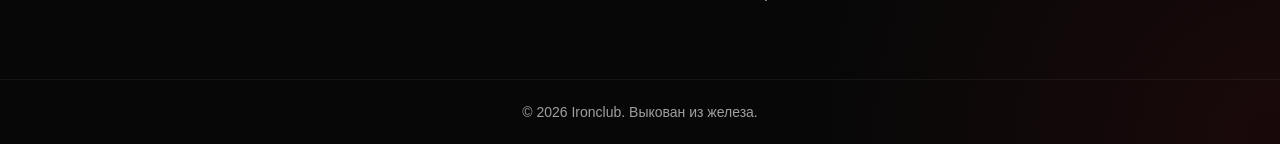
<file: templates/trainers.html>
<!DOCTYPE html>
<html lang="ru">
<head>
    <meta charset="UTF-8">
    <meta name="viewport" content="width=device-width, initial-scale=1.0">
    <title>Тренеры — IRONCLUB</title>
    <link rel="stylesheet" href="../static/css/variables.css">
    <link rel="stylesheet" href="../static/css/base.css">
    <link rel="stylesheet" href="../static/css/components.css">
    <link rel="stylesheet" href="../static/css/header.css">
    <link rel="stylesheet" href="../static/css/trainers.css">
    <link rel="stylesheet" href="../static/css/footer.css">
    <link rel="stylesheet" href="../static/css/mobile.css">
</head>
<body>

<div class="overlay"></div>

<div class="mobile-menu">
    <div class="mobile-top">
        <div class="logo"><span>IRON</span>CLUB</div>
        <button class="close-menu">✕</button>
    </div>

    <nav class="mobile-nav">
        <a href="index.html">Главная</a>
        <a href="membership.html">Тарифы</a>
        <a href="trainers.html">Тренеры</a>
        <a href="contact.html">Контакты</a>
        <a href="admin.html" class="admin-link">Админка</a>
    </nav>

    <a href="membership.html" class="primary-btn mobile-btn">
        Вступить
    </a>
</div>

<header class="header">
    <div class="container header-container">

        <a href="index.html" class="logo">
            <span>IRON</span>CLUB
        </a>

        <nav class="nav">
            <a href="index.html">Главная</a>
            <a href="membership.html">Тарифы</a>
            <a class="active" href="trainers.html">Тренеры</a>
            <a href="contact.html">Контакты</a>
            <a href="admin.html" class="admin-link">Админка</a>
        </nav>

        <a href="membership.html" class="primary-btn header-btn">
            Вступить
        </a>

        <button class="burger">☰</button>

    </div>
</header>

<main>

<section class="trainers-page">

    <div class="container">

        <div class="trainers-header">

            <div class="section-tag center">
                КОМАНДА
            </div>

            <h2>
                Тренируйтесь у лучших.
            </h2>

            <p>
                Десятилетия совокупного опыта
                в силовых, кардио и восстановлении.
            </p>

        </div>

        <div class="trainers-grid">

            <!-- TRAINER 1 -->

            <div class="trainer-card">

                <div class="trainer-image">

                    <img src="../assets/images/trainer-1.jpg" alt="Тренер">

                    <div class="trainer-overlay"></div>

                </div>

                <div class="trainer-content">

                    <h3>
                        Алмаз Турдубек уулу
                    </h3>

                    <span class="trainer-role">
                        Руководитель направления
                    </span>

                    <div class="trainer-tags">

                        <span>СИЛА</span>
                        <span>ГИПЕРТРОФИЯ</span>
                        <span>ОЛИМПИЙСКИЙ</span>

                    </div>

                    <a href="#" class="trainer-inst">
                        @almaz.fit
                    </a>

                </div>

            </div>

            <!-- TRAINER 2 -->

            <div class="trainer-card">

                <div class="trainer-image">

                    <img src="../assets/images/trainer-2.jpg" alt="Тренер">

                    <div class="trainer-overlay"></div>

                </div>

                <div class="trainer-content">

                    <h3>
                        Темирлан Асанов
                    </h3>

                    <span class="trainer-role">
                        Главный силовой тренер
                    </span>

                    <div class="trainer-tags">

                        <span>ПАУЭРЛИФТИНГ</span>
                        <span>МОБИЛЬНОСТЬ</span>

                    </div>

                    <a href="#" class="trainer-inst">
                        @temirlan.fit
                    </a>

                </div>

            </div>

            <!-- TRAINER 3 -->

            <div class="trainer-card">

                <div class="trainer-image">

                    <img src="../assets/images/trainer-3.jpg" alt="Тренер">

                    <div class="trainer-overlay"></div>

                </div>

                <div class="trainer-content">

                    <h3>
                        Бакыт Жоробеков уулу
                    </h3>

                    <span class="trainer-role">
                        Тренер по выносливости
                    </span>

                    <div class="trainer-tags">

                        <span>КАРДИО</span>
                        <span>HYROX</span>
                        <span>БОЕВЫЕ</span>

                    </div>

                    <a href="#" class="trainer-inst">
                        @bakyt.fit
                    </a>

                </div>

            </div>

        </div>

    </div>

</section>

</main>

<!-- FOOTER -->

<footer class="footer">
    <div class="container footer-grid">

        <div class="footer-brand">
            <div class="logo">
                <span>IRON</span>CLUB
            </div>
            <p>
                Закрытый тренировочный клуб для тех,
                кто отказывается быть средним.
            </p>
        </div>

        <div class="footer-column">
            <h4>Разделы</h4>

            <a href="membership.html">Тарифы</a>
            <a href="trainers.html">Тренеры</a>
            <a href="contact.html">Контакты</a>
        </div>

        <div class="footer-column">
            <h4>Адрес</h4>

            <p>ул. Чуй 221</p>
            <p>Бишкек, Кыргызстан</p>
            <p>Открыто 24/7</p>
        </div>

        <div class="footer-column">
            <h4>Соцсети</h4>

            <div class="socials">
                <a href="#">◎</a>
                <a href="#">𝕏</a>
                <a href="#">▶</a>
            </div>
        </div>

    </div>

    <div class="footer-bottom">
        © 2026 Ironclub. Выкован из железа.
    </div>
</footer>

<script src="../static/js/main.js"></script>

</body>
</html>
</file>
<file: static/css/variables.css>
:root{
    --bg:#050505;
    --bg-secondary:#0d0d0d;

    --text:#ffffff;
    --text-secondary:#9f9f9f;

    --red:#ff1f2d;
    --red-dark:#990000;

    --border:rgba(255,255,255,0.08);

    --container:1500px;

    --transition:0.3s ease;
}
</file>
<file: static/css/base.css>
*{
    margin:0;
    padding:0;
    box-sizing:border-box;
}

html{
    scroll-behavior:smooth;
}

body{
    font-family:Arial, sans-serif;
    background:var(--bg);
    color:var(--text);
    overflow-x:hidden;
}

a{
    text-decoration:none;
    color:inherit;
}

button{
    border:none;
    outline:none;
    cursor:pointer;
    font-family:inherit;
}

img{
    width:100%;
    display:block;
}

.container{
    width:100%;
    max-width:var(--container);
    margin:0 auto;
    padding:0 20px;
}

section{
    padding:120px 0;
}
</file>
<file: static/css/components.css>
.primary-btn{
    height:58px;
    padding:0 34px;
    background:var(--red);
    color:white !important;
    font-size:17px;
    font-weight:700;
    border-radius:10px;
    transition:var(--transition);

    display:inline-flex;
    align-items:center;
    justify-content:center;
    text-align:center;
}

.primary-btn:hover{
    background:#ff3643;
    transform:translateY(-2px);
}

.secondary-btn{
    height:58px;
    padding:0 34px;
    background:transparent;
    border:1px solid var(--border);
    color:white;
    font-size:17px;
    font-weight:700;
    border-radius:10px;
    transition:var(--transition);
}

.secondary-btn:hover{
    border-color:var(--red);
    background:rgba(255,0,0,0.06);
}

.section-tag{
    display:flex;
    align-items:center;
    gap:12px;

    color:var(--red);
    font-size:14px;
    font-weight:700;
    letter-spacing:4px;
    text-transform:uppercase;

    margin-bottom:28px;
}

.section-tag::before{
    content:"";
    width:40px;
    height:1px;
    background:var(--red);
}

.section-title{
    font-size:72px;
    font-weight:500;
    line-height:1.1;
    margin-bottom:30px;
}

.section-description{
    max-width:760px;

    color:var(--text-secondary);
    font-size:32px;
    line-height:1.7;
}

.primary-btn:visited,
.primary-btn:active{
    color:white !important;
}
</file>
<file: static/css/header.css>
/* HEADER */

.header{
    position:fixed;
    top:0;
    left:0;

    width:100%;

    z-index:1000;

    border-bottom:1px solid rgba(255,255,255,0.05);

    background:rgba(0,0,0,0.75);
    backdrop-filter:blur(10px);
}

.header-container{
    height:90px;

    display:flex;
    align-items:center;
    justify-content:space-between;
}

.logo{
    font-size:36px;
    font-weight:900;
    letter-spacing:2px;
}

.logo span{
    color:var(--red);
}

.nav{
    display:flex;
    gap:60px;
}

.nav a{
    font-size:17px;
    font-weight:700;
    text-transform:uppercase;
    color:#cfcfcf;
    transition:var(--transition);
}

.nav a:hover,
.nav .active{
    color:var(--red);
}

.header-btn{
    width:170px;
}

.burger{
    display:none;

    background:none;
    color:white;

    font-size:38px;
}

/* MOBILE MENU */

.overlay{
    position:fixed;
    inset:0;

    background:rgba(0,0,0,0.7);

    opacity:0;
    visibility:hidden;

    transition:0.3s;

    z-index:1200;
}

.overlay.active{
    opacity:1;
    visibility:visible;
}

.mobile-menu{
    position:fixed;
    top:0;
    right:-100%;

    width:360px;
    max-width:100%;
    height:100vh;

    background:#0b0b0b;

    z-index:1300;

    padding:30px;

    transition:0.4s ease;
}

.mobile-menu.active{
    right:0;
}

.mobile-top{
    display:flex;
    align-items:center;
    justify-content:space-between;

    margin-bottom:60px;
}

.close-menu{
    background:none;
    color:white;

    font-size:36px;
}

.mobile-nav{
    display:flex;
    flex-direction:column;
    gap:34px;
}

.mobile-nav a{
    font-size:34px;
    font-weight:700;
}

.mobile-btn{
    width:100%;

    margin-top:60px;
}
</file>
<file: static/css/hero.css>
/* HERO */

.hero{
    position:relative;
    min-height:100vh;
    display:flex;
    align-items:center;
    background:url("../../assets/images/hero.jpg") center/cover no-repeat;
}

.hero-overlay{
    position:absolute;
    inset:0;

    background:rgba(0,0,0,0.68);
}

.hero-container{
    position:relative;
    z-index:2;
}

.hero-content{
    max-width:760px;
}

.hero-badge{
    width:max-content;

    padding:14px 24px;

    border:1px solid rgba(255,255,255,0.08);
    border-radius:999px;

    margin-bottom:34px;

    color:var(--red);

    font-size:14px;
    font-weight:700;
    letter-spacing:5px;
}

.hero-title{
    font-size:120px;
    font-weight:300;
    line-height:0.95;

    margin-bottom:34px;
}

.hero-title span{
    color:var(--red);
}

.hero-text{
    max-width:650px;

    color:#c7c7c7;

    font-size:32px;
    line-height:1.6;

    margin-bottom:42px;
}

.hero-buttons{
    display:flex;
    gap:20px;

    margin-bottom:70px;
}

.hero-stats{
    display:flex;
    gap:90px;
}

.stat h3{
    color:var(--red);

    font-size:58px;
    font-weight:900;

    margin-bottom:10px;
}

.stat p{
    color:#9c9c9c;

    font-size:18px;
    letter-spacing:2px;
}
</file>
<file: static/css/why.css>
/* WHY */

.why {
    padding: 120px 0;
    background:
        radial-gradient(circle at right bottom, rgba(255, 31, 45, 0.12), transparent 35%),
        #050505;
}

.why-header {
    max-width: 760px;
    margin-bottom: 70px;
}

.why-header h2 {
    font-size: 64px;
    line-height: 1.05;
    font-weight: 400;
    margin-bottom: 26px;
}

.why-header p {
    color: var(--text-secondary);
    font-size: 22px;
    line-height: 1.45;
}

.why-grid {
    display: grid;
    grid-template-columns: repeat(4, 1fr);
    gap: 28px;
}

.why-card {
    position: relative;
    overflow: hidden;

    min-height: 260px;
    padding: 36px;

    border: 1px solid rgba(255,255,255,0.08);
    border-radius: 16px;

    background: rgba(255,255,255,0.015);

    transition:
        transform 0.35s ease,
        border-color 0.35s ease,
        box-shadow 0.35s ease;
}

.why-card::before{
    content:"";

    position:absolute;
    inset:-1px;

    border-radius:16px;

    background:
        linear-gradient(
            135deg,
            rgba(255,0,0,0.25),
            transparent 35%,
            transparent 65%,
            rgba(255,0,0,0.18)
        );

    opacity:0;

    transition:0.35s ease;

    z-index:0;

    filter:blur(14px);
}

.why-card:hover{
    transform:translateY(-10px);

    border-color:rgba(255,0,0,0.22);

    box-shadow:
        0 10px 40px rgba(255,0,0,0.08);
}

.why-card:hover::before{
    opacity:1;
}

.why-card > *{
    position:relative;
    z-index:2;
}

.why-icon {
    width: 58px;
    height: 58px;
    border-radius: 7px;
    background: rgba(255, 31, 45, 0.16);
    color: var(--red);
    display: grid;
    place-items: center;
    font-size: 24px;
    margin-bottom: 32px;
}

.why-card h3 {
    font-size: 26px;
    font-weight: 400;
    margin-bottom: 16px;
}

.why-card p {
    color: var(--text-secondary);
    font-size: 18px;
    line-height: 1.45;
}

/* WHY RESPONSIVE */

@media (max-width: 1200px) {
    .why-grid {
        grid-template-columns: repeat(2, 1fr);
    }
}

@media (max-width: 768px) {
    .why {
        padding: 70px 0;
    }

    .why-header {
        margin-bottom: 44px;
    }

    .why-header h2 {
        font-size: 32px;
        line-height: 1.15;
        margin-bottom: 18px;
    }

    .why-header p {
        font-size: 15px;
        line-height: 1.55;
    }

    .why-grid {
        grid-template-columns: 1fr;
        gap: 20px;
    }

    .why-card {
        min-height: 155px;
        padding: 24px;
        border-radius: 12px;
    }

    .why-icon {
        width: 40px;
        height: 40px;
        font-size: 17px;
        margin-bottom: 20px;
    }

    .why-card h3 {
        font-size: 18px;
        margin-bottom: 10px;
    }

    .why-card p {
        font-size: 13px;
        line-height: 1.45;
    }

    .pricing {
        padding: 70px 0;
    }

    .pricing-header {
        margin-bottom: 46px;
    }

    .pricing-header h2 {
        font-size: 32px;
        line-height: 1.15;
        margin-bottom: 18px;
    }

    .pricing-header p {
        font-size: 15px;
        line-height: 1.55;
    }

    .pricing-card {
        min-height: auto;
        padding: 30px 28px;
        border-radius: 12px;
    }

    .pricing-card h3 {
        font-size: 24px;
        letter-spacing: 5px;
    }

    .pricing-desc {
        font-size: 14px;
        margin-bottom: 26px;
    }

    .price span {
        font-size: 40px;
    }

    .price small {
        font-size: 13px;
    }

    .pricing-card li {
        font-size: 14px;
    }

    .pricing-btn {
        height: 48px;
        font-size: 13px;
    }
}

/*  */
</file>
<file: static/css/pricing.css>
/* PRICING */

.pricing {
    padding: 115px 0 120px;
    background:
        radial-gradient(circle at center, rgba(255, 31, 45, 0.09), transparent 36%),
        #050505;
}

.pricing-header {
    max-width: 820px;
    margin: 0 auto 70px;
    text-align: center;
}

.section-tag.center {
    justify-content: center;
}

.section-tag.center::after {
    content: "";
    width: 40px;
    height: 1px;
    background: var(--red);
}

.pricing-header h2 {
    font-size: 64px;
    line-height: 1.05;
    font-weight: 400;
    margin-bottom: 26px;
}

.pricing-header p {
    color: var(--text-secondary);
    font-size: 22px;
    line-height: 1.45;
}

.pricing-grid {
    display: grid;
    grid-template-columns: repeat(3, 1fr);
    gap: 32px;
}

.pricing-card {
    position: relative;
    min-height: 560px;
    padding: 48px 40px;
    border-radius: 16px;
    border: 1px solid rgba(255,255,255,0.08);
    background: rgba(255,255,255,0.015);
    transition: transform 0.35s ease, border-color 0.35s ease, box-shadow 0.35s ease;
}

.pricing-card:hover {
    transform: translateY(-10px);
    border-color: rgba(255, 31, 45, 0.22);
    box-shadow: 0 20px 60px rgba(255, 31, 45, 0.08);
}

.pricing-card.popular {
    border-color: rgba(255, 31, 45, 0.28);
    box-shadow: 0 0 55px rgba(255, 31, 45, 0.08);
}

.popular-badge {
    position: absolute;
    top: -15px;
    left: 50%;
    transform: translateX(-50%);
    padding: 7px 18px;
    border-radius: 999px;
    background: var(--red);
    color: #fff;
    font-size: 12px;
    font-weight: 900;
    letter-spacing: 1px;
}

.pricing-card h3 {
    font-size: 34px;
    font-weight: 400;
    letter-spacing: 7px;
    margin-bottom: 14px;
}

.pricing-desc {
    color: var(--text-secondary);
    font-size: 18px;
    margin-bottom: 34px;
}

.price {
    display: flex;
    align-items: baseline;
    gap: 8px;
    margin-bottom: 38px;
}

.price span {
    font-size: 58px;
    line-height: 1;
    font-weight: 900;
}

.price small {
    color: var(--text-secondary);
    font-size: 18px;
}

.pricing-card ul {
    list-style: none;
    display: grid;
    gap: 18px;
    margin-bottom: 38px;
}

.pricing-card li {
    position: relative;
    padding-left: 34px;
    font-size: 18px;
    line-height: 1.3;
}

.pricing-card li::before {
    content: "✓";
    position: absolute;
    left: 0;
    top: 0;
    color: var(--red);
    font-weight: 900;
}

.pricing-btn {
    width: 100%;
    height: 58px;
    border-radius: 7px;
    display: grid;
    place-items: center;
    font-size: 16px;
    font-weight: 900;
    letter-spacing: 0.6px;
    transition: 0.3s ease;
}

.pricing-btn.outline {
    border: 1px solid rgba(255,255,255,0.08);
}

.pricing-btn.outline:hover {
    border-color: rgba(255, 31, 45, 0.5);
    color: var(--red);
}

.pricing-btn.filled {
    background: var(--red);
    color: #fff;
}

.pricing-btn.filled:hover {
    background: #ff3340;
}

/* PRICING RESPONSIVE */

@media (max-width: 1100px) {
    .pricing-grid {
        grid-template-columns: 1fr;
        max-width: 720px;
        margin: 0 auto;
    }
}
</file>
<file: static/css/testimonials.css>
/* TESTIMONIALS */

.testimonials {
    padding: 120px 0;
    background:
        radial-gradient(circle at right bottom, rgba(255,31,45,0.10), transparent 35%),
        #050505;
}

.testimonials-header {
    max-width: 700px;
    margin-bottom: 70px;
}

.testimonials-header h2 {
    font-size: 72px;
    line-height: 1.05;
    font-weight: 400;
    margin-top: 20px;
}

.testimonials-grid {
    display: grid;
    grid-template-columns: repeat(3, 1fr);
    gap: 28px;
}

.testimonial-card {
    position: relative;

    min-height: 360px;

    padding: 38px;

    border-radius: 18px;

    border: 1px solid rgba(255,255,255,0.08);

    background: rgba(255,255,255,0.015);

    transition:
        transform 0.35s ease,
        border-color 0.35s ease,
        box-shadow 0.35s ease;
}

.testimonial-card:hover {
    transform: translateY(-10px);

    border-color: rgba(255,31,45,0.25);

    box-shadow:
        0 20px 60px rgba(255,31,45,0.08);
}

.stars {
    color: var(--red);

    font-size: 28px;

    letter-spacing: 3px;

    margin-bottom: 34px;
}

.testimonial-text {
    font-size: 20px;

    line-height: 1.7;

    color: #f1f1f1;

    margin-bottom: 60px;
}

.testimonial-user h4 {
    font-size: 32px;

    font-weight: 400;

    margin-bottom: 8px;
}

.testimonial-user span {
    color: var(--text-secondary);

    font-size: 14px;

    letter-spacing: 2px;
}

/* MOBILE */

@media (max-width: 1100px) {

    .testimonials-grid {
        grid-template-columns: 1fr;
    }

}

@media (max-width: 768px) {

    .testimonials {
        padding: 70px 0;
    }

    .testimonials-header {
        margin-bottom: 40px;
    }

    .testimonials-header h2 {
        font-size: 34px;
        line-height: 1.15;
    }

    .testimonial-card {
        min-height: auto;

        padding: 28px;

        border-radius: 14px;
    }

    .stars {
        font-size: 22px;

        margin-bottom: 24px;
    }

    .testimonial-text {
        font-size: 15px;

        line-height: 1.7;

        margin-bottom: 36px;
    }

    .testimonial-user h4 {
        font-size: 18px;
    }

    .testimonial-user span {
        font-size: 11px;

        letter-spacing: 1.5px;
    }

}
</file>
<file: static/css/cta.css>
/* CTA */

.cta {
    padding: 80px 0 110px;
    background:
        radial-gradient(circle at right bottom, rgba(255,31,45,0.10), transparent 35%),
        #050505;
}

.cta-box {
    position: relative;
    overflow: hidden;

    min-height: 430px;

    border: 1px solid rgba(255,255,255,0.08);
    border-radius: 28px;

    background:
        linear-gradient(135deg, rgba(255,31,45,0.25), transparent 35%),
        rgba(255,255,255,0.015);

    display: flex;
    flex-direction: column;
    align-items: center;
    justify-content: center;

    text-align: center;
}

.cta-box h2 {
    font-size: 72px;
    line-height: 1.05;
    font-weight: 400;
    margin-bottom: 28px;
}

.cta-box p {
    color: var(--text-secondary);
    font-size: 22px;
    margin-bottom: 42px;
}

.cta-btn {
    min-width: 340px;
    height: 60px;

    padding: 0 32px;

    border-radius: 7px;

    background: var(--red);
    color: #fff;

    display: inline-flex;
    align-items: center;
    justify-content: center;
    gap: 14px;

    font-size: 17px;
    font-weight: 900;
    letter-spacing: 2px;

    transition: 0.3s ease;

    box-shadow: 0 20px 60px rgba(255,31,45,0.18);
}

.cta-btn:hover {
    background: #ff3340;
    transform: translateY(-3px);
}

.cta-btn span {
    font-size: 24px;
}

/* CTA RESPONSIVE */

@media (max-width: 768px) {
    .cta {
        padding: 55px 0 80px;
    }

    .cta-box {
        min-height: 270px;
        border-radius: 18px;
        padding: 34px 22px;
    }

    .cta-box h2 {
        font-size: 30px;
        line-height: 1.25;
        margin-bottom: 18px;
    }

    .cta-box p {
        font-size: 14px;
        line-height: 1.5;
        margin-bottom: 30px;
    }

    .cta-btn {
        min-width: 220px;
        width: 100%;
        max-width: 260px;
        height: 48px;
        font-size: 12px;
        letter-spacing: 1px;
    }
}
</file>
<file: static/css/footer.css>
/* FOOTER */

.footer {
    background:
        radial-gradient(circle at right bottom, rgba(255,31,45,0.08), transparent 35%),
        #070707;

    border-top: 1px solid rgba(255,255,255,0.06);
}

.footer-grid {
    padding: 70px 20px;

    display: grid;
    grid-template-columns: 1.5fr 1fr 1fr 1fr;
    gap: 80px;
}

.footer-logo {
    display: flex;
    align-items: center;
    gap: 12px;

    font-size: 28px;
    font-weight: 900;
    letter-spacing: 5px;

    margin-bottom: 26px;
}

.footer-logo-icon {
    width: 46px;
    height: 46px;

    border-radius: 8px;

    background: var(--red);

    display: grid;
    place-items: center;

    color: #fff;
    font-size: 22px;
}

.footer-logo b {
    color: var(--red);
    font-weight: 900;
}

.footer-brand p {
    max-width: 330px;

    color: var(--text-secondary);

    font-size: 18px;
    line-height: 1.55;
}

.footer-column h4 {
    font-size: 18px;
    font-weight: 400;
    letter-spacing: 2px;

    margin-bottom: 22px;
}

.footer-column a,
.footer-column p {
    display: block;

    color: var(--text-secondary);

    font-size: 17px;
    line-height: 1.9;
}

.footer-column a:hover {
    color: var(--red);
}

.socials {
    display: flex;
    gap: 14px;
}

.socials a {
    width: 52px;
    height: 52px;

    border-radius: 8px;

    border: 1px solid rgba(255,255,255,0.08);

    display: grid;
    place-items: center;

    color: #fff;

    font-size: 20px;

    transition: 0.3s ease;
}

.socials a:hover {
    color: var(--red);
    border-color: rgba(255,31,45,0.35);
}

.footer-bottom {
    border-top: 1px solid rgba(255,255,255,0.06);

    padding: 24px 20px;

    text-align: center;

    color: var(--text-secondary);

    font-size: 14px;
}

/* FOOTER RESPONSIVE */

@media (max-width: 900px) {
    .footer-grid {
        grid-template-columns: 1fr 1fr;
        gap: 45px;
    }
}

@media (max-width: 600px) {
    .footer-grid {
        padding: 44px 12px;
        grid-template-columns: 1fr;
        gap: 30px;
    }

    .footer-logo {
        font-size: 18px;
        letter-spacing: 3px;
        margin-bottom: 16px;
    }

    .footer-logo-icon {
        width: 30px;
        height: 30px;
        font-size: 15px;
    }

    .footer-brand p {
        font-size: 13px;
        max-width: 260px;
    }

    .footer-column h4 {
        font-size: 13px;
        margin-bottom: 12px;
    }

    .footer-column a,
    .footer-column p {
        font-size: 13px;
        line-height: 1.8;
    }

    .socials a {
        width: 34px;
        height: 34px;
        font-size: 14px;
    }

    .footer-bottom {
        padding: 18px 12px;
        font-size: 11px;
    }
}
</file>
<file: static/css/mobile.css>
/* GLOBAL RESPONSIVE */

/* RESPONSIVE */

@media(max-width:1200px){

    .hero-title{
        font-size:90px;
    }

    .hero-text{
        font-size:26px;
    }

}

@media(max-width:992px){

    .nav,
    .header-btn{
        display:none;
    }

    .burger{
        display:block;
    }

    .hero-title{
        font-size:72px;
    }

    .hero-text{
        font-size:22px;
    }

    .hero-stats{
        gap:40px;
    }

}

@media(max-width:768px){

    .header-container{
        height:78px;
    }

    .logo{
        font-size:28px;
    }

    .hero{
        padding-top:120px;
        padding-bottom:70px;
    }

    .hero-title{
        font-size:58px;
    }

    .hero-text{
        font-size:18px;
    }

    .hero-buttons{
        flex-direction:column;
    }

    .hero-buttons button{
        width:100%;
    }

    .hero-stats{
        flex-wrap:wrap;
        gap:30px;
    }

    .stat h3{
        font-size:21px;
    }

}

@media(max-width:480px){

    .hero-title{
        font-size:48px;
    }

    .hero-badge{
        font-size:11px;
        letter-spacing:3px;
    }

    .hero-text{
        font-size:17px;
    }

    .mobile-nav a{
        font-size:28px;
    }

}
</file>
<file: static/css/admin.css>
:root{
    --red:#ff1f2d;
    --dark:#050505;
    --card:#100d0d;
    --muted:#9f9f9f;
}

*{
    box-sizing:border-box;
}

body{
    margin:0;
    background:#050505;
    color:white;
    font-family:Arial, sans-serif;
}

.admin-page{
    min-height:100vh;
    padding:120px 20px 80px;
    background:
        radial-gradient(circle at right bottom, rgba(255,31,45,0.14), transparent 36%),
        radial-gradient(circle at left top, rgba(255,31,45,0.08), transparent 28%),
        #050505;
}

/* LOGIN */

.admin-login{
    width:100%;
    max-width:430px;
    margin:0 auto;
    padding:34px 32px;
    border-radius:22px;
    border:1px solid rgba(255,255,255,0.10);
    background:rgba(18,13,13,0.96);
    text-align:center;
}

.admin-login-icon{
    width:56px;
    height:56px;
    margin:0 auto 20px;
    border-radius:14px;
    background:var(--red);
    display:grid;
    place-items:center;
    font-size:28px;
}

.admin-login h2{
    font-size:32px;
    font-weight:400;
    margin:0 0 8px;
}

.admin-login p{
    color:var(--muted);
    margin:0 0 34px;
}

.admin-login label{
    display:block;
    text-align:left;
    color:var(--muted);
    font-size:12px;
    letter-spacing:3px;
    text-transform:uppercase;
    margin:18px 0 10px;
}

.admin-login input{
    width:100%;
    height:50px;
    border-radius:8px;
    border:1px solid rgba(255,255,255,0.07);
    background:#1a1212;
    color:white;
    padding:0 16px;
    font-size:15px;
    outline:none;
}

.admin-login input:focus{
    border-color:rgba(255,31,45,0.55);
}

.admin-login button{
    width:100%;
    height:50px;
    margin-top:20px;
    border:none;
    border-radius:8px;
    background:var(--red);
    color:white;
    font-weight:900;
    text-transform:uppercase;
    cursor:pointer;
}

.back-home{
    display:inline-block;
    margin-top:28px;
    color:var(--muted);
    font-size:13px;
    letter-spacing:2px;
    text-transform:uppercase;
    text-decoration:none;
}

/* PANEL */

.hidden{
    display:none !important;
}

.admin-panel{
    width:100%;
    max-width:1200px;
    margin:0 auto;
}

.admin-top{
    display:flex;
    align-items:center;
    justify-content:space-between;
    gap:20px;
    margin-bottom:32px;
}

.admin-label{
    color:var(--red);
    font-size:12px;
    letter-spacing:4px;
    font-weight:800;
    text-transform:uppercase;
    margin-bottom:10px;
}

.admin-top h1{
    font-size:56px;
    line-height:1;
    margin:0;
    font-weight:400;
}

.logout-btn,
.clear-btn{
    height:48px;
    padding:0 20px;
    border:none;
    border-radius:10px;
    background:#1b1b1b;
    color:white;
    font-weight:800;
    cursor:pointer;
}

.logout-btn:hover,
.clear-btn:hover{
    background:var(--red);
}

.stats-grid{
    display:grid;
    grid-template-columns:repeat(3,1fr);
    gap:18px;
    margin-bottom:36px;
}

.stat-card{
    padding:24px;
    border-radius:18px;
    border:1px solid rgba(255,255,255,0.07);
    background:rgba(255,255,255,0.025);
}

.stat-card h3{
    color:var(--red);
    font-size:44px;
    line-height:1;
    margin:0 0 10px;
}

.stat-card p{
    margin:0;
    color:var(--muted);
}

.admin-section-head{
    display:flex;
    align-items:center;
    justify-content:space-between;
    gap:18px;
    margin-bottom:24px;
}

.admin-section-head h2{
    margin:0;
    font-size:28px;
    font-weight:400;
}

.empty-text{
    color:var(--muted);
    padding:34px;
    border:1px dashed rgba(255,255,255,0.12);
    border-radius:18px;
    text-align:center;
}

.application-card{
    background:rgba(255,255,255,0.025);
    border:1px solid rgba(255,255,255,0.07);
    border-radius:20px;
    padding:28px;
    margin-bottom:20px;
}

.application-top{
    display:flex;
    justify-content:space-between;
    gap:20px;
    margin-bottom:18px;
}

.application-type{
    display:inline-block;
    padding:8px 14px;
    border-radius:999px;
    background:rgba(255,31,45,0.14);
    color:var(--red);
    font-size:11px;
    font-weight:900;
    letter-spacing:2px;
    text-transform:uppercase;
    margin-bottom:14px;
}

.application-card h3{
    font-size:30px;
    font-weight:400;
    margin:0;
}

.application-card p{
    color:#c7c7c7;
    line-height:1.65;
    margin:10px 0;
}

.application-status{
    height:max-content;
    min-width:120px;
    text-align:center;
    padding:10px 14px;
    border-radius:999px;
    font-size:12px;
    font-weight:900;
    letter-spacing:1.5px;
    text-transform:uppercase;
}

.application-status.new{
    background:rgba(255,31,45,0.14);
    color:var(--red);
}

.application-status.done{
    background:rgba(0,255,100,0.14);
    color:#4dff9b;
}

.application-buttons{
    display:flex;
    gap:12px;
    margin-top:22px;
}

.application-buttons button{
    height:44px;
    padding:0 18px;
    border:none;
    border-radius:10px;
    cursor:pointer;
    font-weight:900;
    text-transform:uppercase;
    font-size:12px;
}

.done-btn{
    background:#173523;
    color:#4dff9b;
}

.delete-btn{
    background:#351717;
    color:#ff6464;
}

@media(max-width:768px){
    .admin-page{
        padding:70px 14px;
    }

    .admin-login{
        padding:28px 22px;
    }

    .admin-top,
    .admin-section-head,
    .application-top{
        flex-direction:column;
        align-items:flex-start;
    }

    .admin-top h1{
        font-size:34px;
    }

    .stats-grid{
        grid-template-columns:1fr;
    }

    .application-card{
        padding:22px;
    }

    .application-card h3{
        font-size:24px;
    }

    .application-buttons{
        flex-direction:column;
    }

    .application-buttons button,
    .logout-btn,
    .clear-btn{
        width:100%;
    }
}
</file>
<file: static/css/contact.css>
/* CONTACT PAGE */

.contact-page{
    padding:130px 0 100px;

    background:
        radial-gradient(circle at right bottom, rgba(255,31,45,0.10), transparent 35%),
        #050505;
}

.contact-header{
    max-width:760px;
    margin-bottom:70px;
}

.contact-header h1{
    font-size:72px;
    line-height:1.05;
    font-weight:400;

    margin:24px 0;
}

.contact-header p{
    color:var(--text-secondary);

    font-size:22px;
    line-height:1.7;
}

/* GRID */

.contact-grid{
    display:grid;
    grid-template-columns:0.9fr 1.1fr;
    gap:40px;
}

/* LEFT */

.contact-info{
    display:flex;
    flex-direction:column;
    gap:20px;
}

.contact-card{
    display:flex;
    align-items:flex-start;
    gap:20px;

    padding:28px;

    border-radius:18px;

    border:1px solid rgba(255,255,255,0.08);

    background:rgba(255,255,255,0.015);
}

.contact-icon{
    width:52px;
    height:52px;

    border-radius:10px;

    background:rgba(255,31,45,0.15);

    display:flex;
    align-items:center;
    justify-content:center;

    color:var(--red);

    font-size:22px;

    flex-shrink:0;
}

.contact-card span{
    display:block;

    color:var(--text-secondary);

    font-size:12px;
    letter-spacing:3px;
    text-transform:uppercase;

    margin-bottom:8px;
}

.contact-card p{
    font-size:20px;
    line-height:1.5;
}

.work-card{
    display:block;
}

.work-card small{
    display:block;

    margin-top:10px;

    color:var(--text-secondary);

    font-size:15px;
}

/* FORM */

.contact-form{
    padding:40px;

    border-radius:24px;

    border:1px solid rgba(255,255,255,0.08);

    background:rgba(255,255,255,0.015);
}

.form-row{
    display:grid;
    grid-template-columns:1fr 1fr;
    gap:20px;
}

.form-group{
    margin-bottom:24px;
}

.form-group label{
    display:block;

    color:var(--text-secondary);

    font-size:12px;
    letter-spacing:3px;
    text-transform:uppercase;

    margin-bottom:12px;
}

.form-group input,
.form-group select,
.form-group textarea{
    width:100%;

    height:58px;

    padding:0 18px;

    border-radius:10px;

    border:1px solid rgba(255,255,255,0.08);

    background:#101010;

    color:white;

    font-size:16px;

    outline:none;

    transition:0.3s ease;
}

.form-group textarea{
    height:auto;
    padding:18px;

    resize:none;
}

.form-group input:focus,
.form-group select:focus,
.form-group textarea:focus{
    border-color:rgba(255,31,45,0.5);
}

/* RANGE */

.range-box{
    display:flex;
    align-items:center;
    gap:18px;
}

.range-box input{
    padding:0;
}

.range-box span{
    color:var(--red);

    font-size:36px;
    font-weight:900;

    width:40px;
    text-align:center;
}

/* BUTTON */

.contact-btn{
    min-width:240px;
    height:58px;

    padding:0 34px;

    border:none;
    border-radius:10px;

    background:var(--red);

    color:white;

    font-size:15px;
    font-weight:900;
    letter-spacing:2px;
    text-transform:uppercase;

    cursor:pointer;

    transition:0.3s ease;
}

.contact-btn:hover{
    transform:translateY(-3px);

    background:#ff3945;

    box-shadow:
        0 20px 60px rgba(255,31,45,0.18);
}

/* MOBILE */

@media(max-width:1100px){

    .contact-grid{
        grid-template-columns:1fr;
    }

}

@media(max-width:768px){

    .contact-page{
        padding:110px 0 70px;
    }

    .contact-header{
        margin-bottom:40px;
    }

    .contact-header h1{
        font-size:38px;
    }

    .contact-header p{
        font-size:15px;
    }

    .contact-card{
        padding:22px;
    }

    .contact-card p{
        font-size:16px;
    }

    .contact-form{
        padding:24px;
        border-radius:18px;
    }

    .form-row{
        grid-template-columns:1fr;
    }

    .form-group input,
    .form-group select{
        height:50px;
        font-size:14px;
    }

    .range-box span{
        font-size:26px;
    }

    .contact-btn{
        width:100%;
        min-width:100%;

        height:50px;

        font-size:13px;
    }

}
</file>
<file: static/css/membership.css>
/* MEMBERSHIP PAGE */

.membership-page {
    padding: 130px 0 70px;
    background:
        radial-gradient(circle at center, rgba(255,31,45,0.09), transparent 35%),
        #050505;
}

.comparison {
    padding: 50px 0 120px;
    background:
        radial-gradient(circle at right bottom, rgba(255,31,45,0.08), transparent 35%),
        #050505;
}

.comparison h2 {
    font-size: 58px;
    line-height: 1.1;
    font-weight: 400;
    margin-bottom: 42px;
}

.comparison-table-wrap {
    overflow-x: auto;
    border: 1px solid rgba(255,255,255,0.08);
    border-radius: 18px;
    background: rgba(255,255,255,0.015);
}

.comparison-table {
    width: 100%;
    border-collapse: collapse;
    min-width: 720px;
}

.comparison-table th,
.comparison-table td {
    padding: 24px 28px;
    text-align: left;
    border-bottom: 1px solid rgba(255,255,255,0.06);
    font-size: 16px;
}

.comparison-table th {
    color: var(--text-secondary);
    text-transform: uppercase;
    letter-spacing: 2px;
    font-size: 12px;
}

.comparison-table td {
    color: #f1f1f1;
}

.comparison-table td:not(:first-child) {
    color: var(--red);
    font-weight: 900;
}

.comparison-table .red {
    color: var(--red);
}

.comparison-table tr:last-child td {
    border-bottom: none;
}

@media (max-width: 768px) {
    .membership-page {
        padding: 110px 0 50px;
    }

    .comparison {
        padding: 35px 0 80px;
    }

    .comparison h2 {
        font-size: 32px;
        margin-bottom: 28px;
    }

    .comparison-table th,
    .comparison-table td {
        padding: 18px;
        font-size: 13px;
    }
}

.tariff-modal{
    position:fixed;
    inset:0;
    background:rgba(0,0,0,0.75);
    backdrop-filter:blur(10px);
    display:none;
    align-items:center;
    justify-content:center;
    z-index:9999;
    padding:20px;
}

.tariff-modal.active{
    display:flex;
}

.tariff-modal-box{
    width:100%;
    max-width:520px;
    background:#120d0d;
    border:1px solid rgba(255,255,255,0.08);
    border-radius:24px;
    padding:36px;
    position:relative;
    animation:modalShow .25s ease;
}

@keyframes modalShow{
    from{
        opacity:0;
        transform:translateY(20px) scale(.96);
    }
    to{
        opacity:1;
        transform:none;
    }
}

.modal-close{
    position:absolute;
    top:18px;
    right:20px;
    width:40px;
    height:40px;
    border:none;
    background:none;
    color:#888;
    font-size:30px;
    cursor:pointer;
}

.modal-label{
    color:var(--red);
    font-size:12px;
    letter-spacing:4px;
    margin-bottom:14px;
}

.tariff-modal-box h2{
    font-size:42px;
    margin-bottom:14px;
}

.tariff-modal-box p{
    color:var(--text-secondary);
    line-height:1.5;
    margin-bottom:26px;
}

.tariff-modal-box label{
    display:block;
    margin-bottom:10px;
    margin-top:18px;
    color:#8d8d8d;
    font-size:13px;
    letter-spacing:3px;
    text-transform:uppercase;
}

.tariff-modal-box input{
    width:100%;
    height:58px;
    border-radius:10px;
    border:1px solid rgba(255,255,255,0.06);
    background:#1c1414;
    padding:0 18px;
    color:white;
    font-size:16px;
}

.tariff-modal-box input:focus{
    border-color:var(--red);
}

.tariff-modal-box button[type="submit"]{
    width:100%;
    height:58px;
    margin-top:24px;
    border:none;
    border-radius:10px;
    background:var(--red);
    color:white;
    font-size:16px;
    font-weight:800;
    text-transform:uppercase;
    cursor:pointer;
}

@media(max-width:768px){

    .tariff-modal-box{
        padding:28px 22px;
        border-radius:20px;
    }

    .tariff-modal-box h2{
        font-size:34px;
    }

}
</file>
<file: static/css/trainers.css>
/* TRAINERS PAGE */

.trainers-page {
    padding: 130px 0;
    background:
        radial-gradient(circle at right bottom, rgba(255,31,45,0.10), transparent 35%),
        #050505;
}

.trainers-header {
    max-width: 760px;
    margin: 0 auto 80px;
    text-align: center;
}

.trainers-header h2 {
    font-size: 72px;
    line-height: 1.05;
    font-weight: 400;
    margin: 24px 0;
}

.trainers-header p {
    font-size: 22px;
    color: var(--text-secondary);
    line-height: 1.6;
}

.trainers-grid {
    display: grid;
    grid-template-columns: repeat(3, 1fr);
    gap: 32px;
}

.trainer-card {
    position: relative;
    overflow: hidden;
    border-radius: 24px;
    background: rgba(255,255,255,0.02);
    border: 1px solid rgba(255,255,255,0.08);
    transition:
        transform 0.45s ease,
        border-color 0.45s ease,
        box-shadow 0.45s ease;
}

.trainer-card:hover {
    transform: translateY(-12px);
    border-color: rgba(255,31,45,0.28);
    box-shadow: 0 25px 70px rgba(255,31,45,0.10);
}

.trainer-image {
    position: relative;
    height: 620px;
    overflow: hidden;
}

.trainer-image img {
    width: 100%;
    height: 100%;
    object-fit: cover;
    filter: grayscale(100%);
    transition:
        transform 0.7s ease,
        filter 0.7s ease;
}

.trainer-card:hover img {
    transform: scale(1.05);
    filter: grayscale(0%);
}

.trainer-overlay {
    position: absolute;
    inset: 0;
    background:
        linear-gradient(
            to top,
            #050505 5%,
            rgba(5,5,5,0.2) 40%,
            transparent
        );
}

.trainer-content {
    position: relative;
    margin-top: -110px;
    padding: 0 30px 34px;
    z-index: 2;
}

.trainer-content h3 {
    font-size: 34px;
    line-height: 1.2;
    font-weight: 400;
    margin-bottom: 12px;
}

.trainer-role {
    display: block;
    color: var(--red);
    font-size: 12px;
    letter-spacing: 4px;
    text-transform: uppercase;
    margin-bottom: 26px;
}

.trainer-tags {
    display: flex;
    flex-wrap: wrap;
    gap: 10px;
    margin-bottom: 28px;
}

.trainer-tags span {
    border: 1px solid rgba(255,255,255,0.08);
    padding: 10px 14px;
    border-radius: 999px;
    font-size: 11px;
    letter-spacing: 2px;
    color: var(--text-secondary);
}

.trainer-inst {
    color: #fff;
    font-size: 13px;
    letter-spacing: 2px;
    transition: 0.3s ease;
}

.trainer-inst:hover {
    color: var(--red);
}

@media (max-width: 1100px) {
    .trainers-grid {
        grid-template-columns: 1fr;
    }
}

@media (max-width: 768px) {
    .trainers-page {
        padding: 110px 0 70px;
    }

    .trainers-header {
        margin-bottom: 50px;
    }

    .trainers-header h2 {
        font-size: 38px;
        margin: 18px 0;
    }

    .trainers-header p {
        font-size: 15px;
    }

    .trainer-image {
        height: 460px;
    }

    .trainer-content {
        margin-top: -90px;
        padding: 0 22px 26px;
    }

    .trainer-content h3 {
        font-size: 24px;
    }

    .trainer-role {
        font-size: 10px;
        letter-spacing: 2px;
    }

    .trainer-tags span {
        padding: 8px 12px;
        font-size: 9px;
    }
}
</file>
